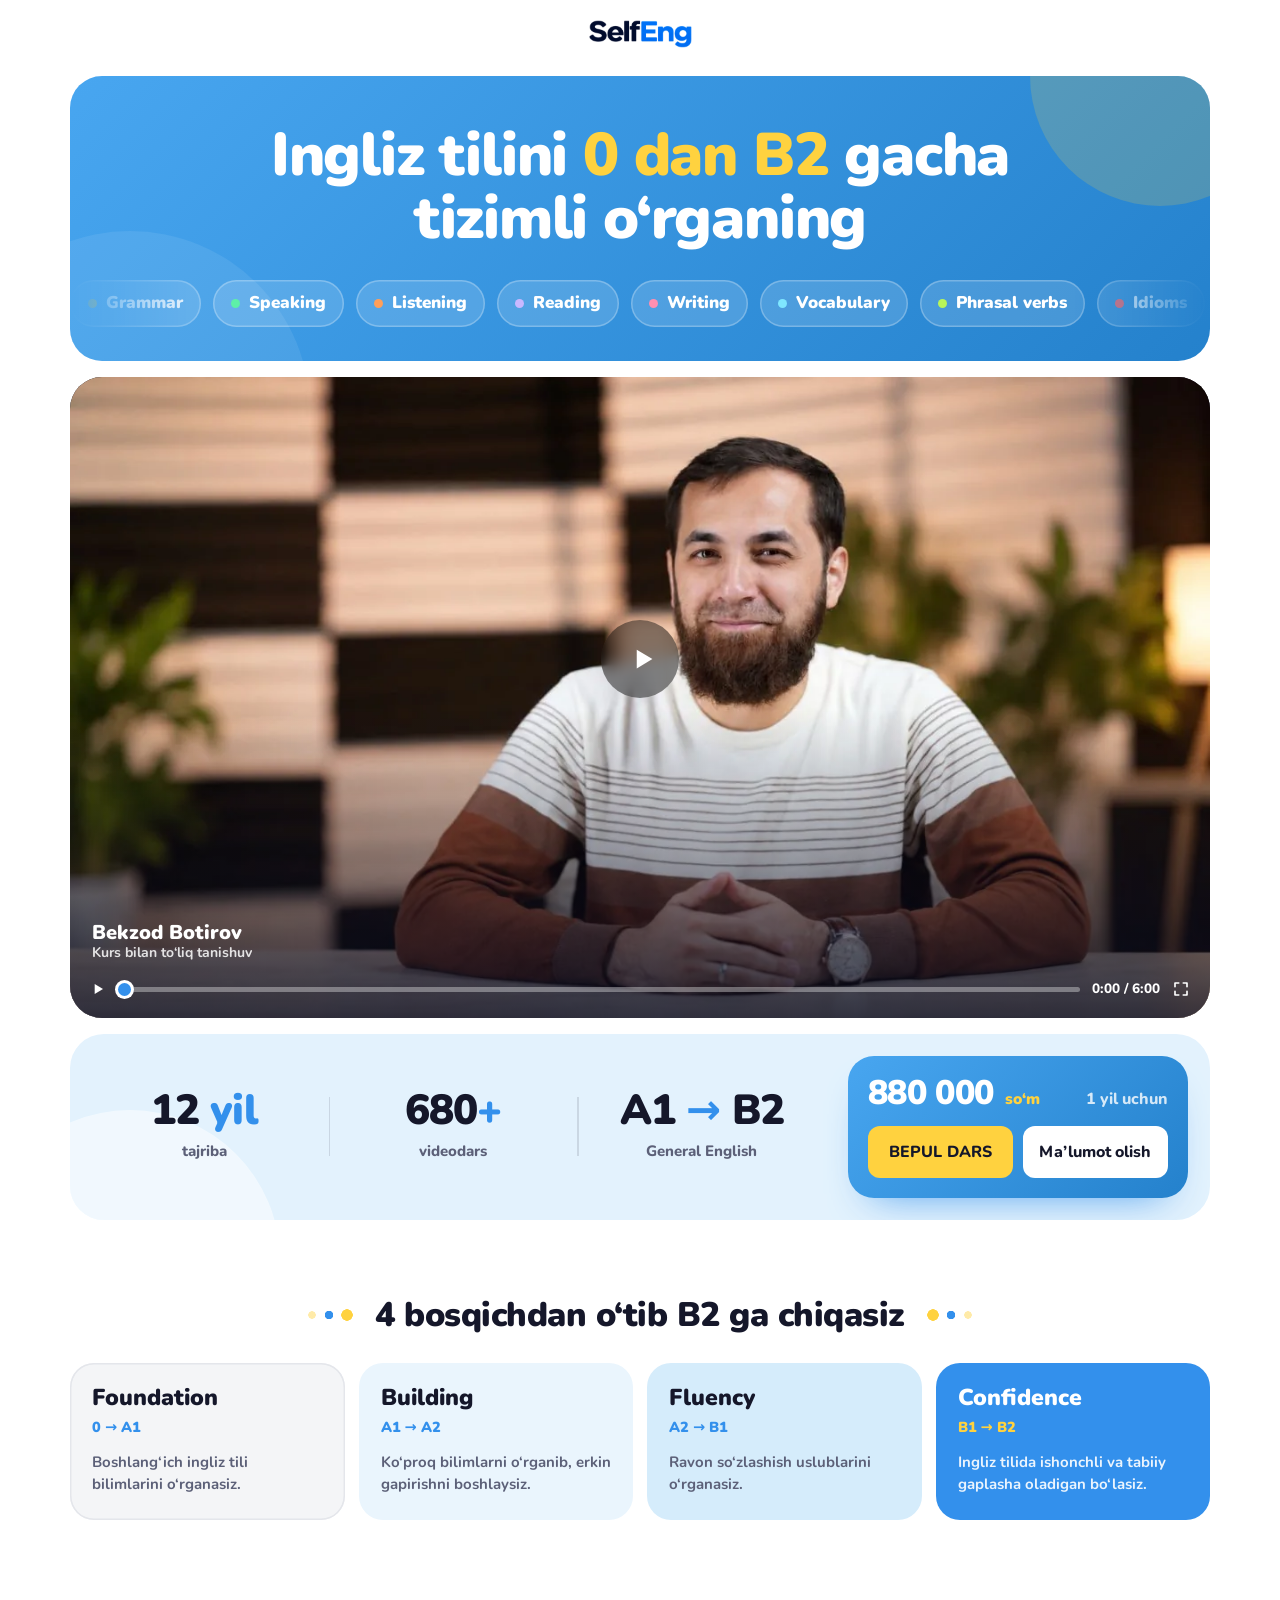
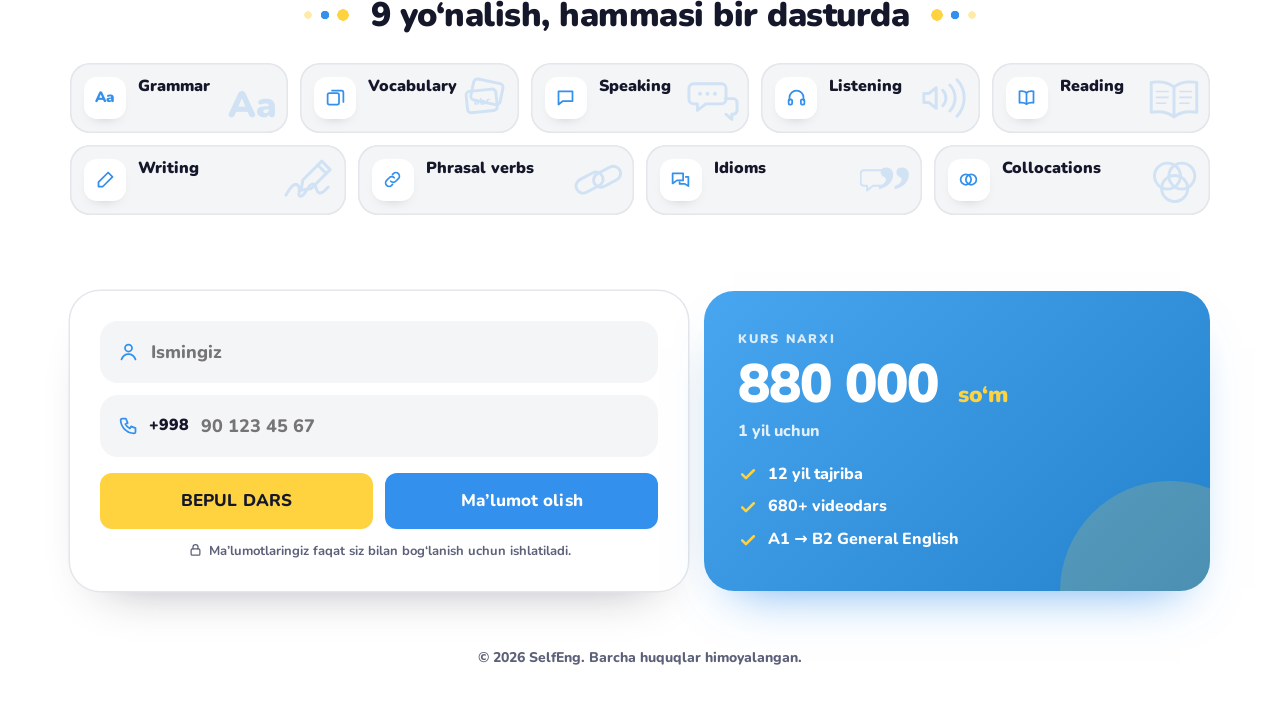
<file: index.html>
<!doctype html><html lang="uz"><head><meta charset=utf8><meta name=viewport content="width=device-width,initial-scale=1,viewport-fit=cover"><style>:root{color-scheme:light;box-sizing:border-box;padding-top:env(safe-area-inset-top,0px);padding-bottom:env(safe-area-inset-bottom,0px)}html{scroll-padding-top:env(safe-area-inset-top,0px)}body{margin:0;padding:0;font:14px -apple-system,BlinkMacSystemFont,sans-serif;background:#faf9f5;color:#141413}img{max-width:100%}[hidden]:not([hidden=until-found i]){display:none!important}</style>
<title>SelfEng Videokurs</title>
<meta name="description" content="SelfEng videokursi: ingliz tilini 0 dan B2 gacha tizimli o'rganing. Grammar, Speaking, Listening, Reading, Writing va Vocabulary darslari.">
<link rel="preload" href="assets/fonts/nunito-latin-wght-normal.woff2" as="font" type="font/woff2" crossorigin>
<link rel="preload" href="assets/photos/intro-poster.webp" as="image" fetchpriority="high" imagesrcset="assets/photos/intro-poster-720.webp 720w, assets/photos/intro-poster.webp 1280w" imagesizes="(min-width: 1100px) 1040px, calc(100vw - 32px)">
<style>@font-face{font-family:'Nunito';font-style:normal;font-display:swap;font-weight:600 900;src:url(assets/fonts/nunito-latin-wght-normal.woff2) format('woff2');unicode-range:U+0000-00FF,U+0131,U+0152-0153,U+02BB-02BC,U+02C6,U+02DA,U+02DC,U+0304,U+0308,U+0329,U+2000-206F,U+20AC,U+2122,U+2191,U+2193,U+2212,U+2215,U+FEFF,U+FFFD}@font-face{font-family:'Nunito';font-style:normal;font-display:swap;font-weight:600 900;src:url(assets/fonts/nunito-latin-ext-wght-normal.woff2) format('woff2');unicode-range:U+0100-02BA,U+02BD-02C5,U+02C7-02CC,U+02CE-02D7,U+02DD-02FF,U+0304,U+0308,U+0329,U+1D00-1DBF,U+1E00-1E9F,U+1EF2-1EFF,U+2020,U+20A0-20AB,U+20AD-20C0,U+2113,U+2C60-2C7F,U+A720-A7FF}</style>
<!-- Meta Pixel Code -->
<script>
// the Buzzi Stats page preview (this page framed by stats.buzzi.uz) must not reach the live pixel
if (!(window.top !== window && document.referrer.indexOf('https://stats.buzzi.uz/') === 0)) {
!function(f,b,e,v,n,t,s)
{if(f.fbq)return;n=f.fbq=function(){n.callMethod?
n.callMethod.apply(n,arguments):n.queue.push(arguments)};
if(!f._fbq)f._fbq=n;n.push=n;n.loaded=!0;n.version='2.0';
n.queue=[];t=b.createElement(e);t.async=!0;
t.src=v;s=b.getElementsByTagName(e)[0];
var go=function(){s.parentNode.insertBefore(t,s)};
if(b.readyState==='complete')go();else f.addEventListener('load',go,{once:true})}(window, document,'script',
'https://connect.facebook.net/en_US/fbevents.js');
fbq('init', '2148920235703445');
fbq('track', 'PageView');
}
</script>
<!-- End Meta Pixel Code -->
<link rel="icon" href="/favicon.ico?v=3" sizes="48x48">
<link rel="icon" type="image/png" href="assets/favicon.png?v=3">
<link rel="apple-touch-icon" href="/apple-touch-icon.png?v=3">
<!-- Buzzi Stats (stats.buzzi.uz): visits, button clicks, and each form opened / really sent. It runs first: the
     first Umami script takes window.umami, and Buzzi's heatmap recorder signs its requests with it. -->
<script defer src="https://stats.buzzi.uz/script.js" data-website-id="f637f8fc-a924-4680-beab-b2c9469ee281" data-performance="true" data-exclude-hash="true"></script>
<script defer src="https://stats.buzzi.uz/clicks.js"></script>
<script defer src="https://stats.selfeng.uz/script.js" data-website-id="c46d55e9-c1db-43ea-9974-f6662c529f4a"></script>
</head><body>
<noscript><img height="1" width="1" style="display:none"
src="https://www.facebook.com/tr?id=2148920235703445&amp;ev=PageView&amp;noscript=1"
alt=""
/></noscript>
<style>
:root{color-scheme:light}
*{box-sizing:border-box}
[hidden]{display:none!important}
html{scroll-behavior:smooth}
body{margin:0;background:#FFFFFF;color:#15172A;font-family:"Nunito",system-ui,-apple-system,"Segoe UI",sans-serif;font-size:16px;line-height:1.55;-webkit-font-smoothing:antialiased;overflow-x:hidden}
img{max-width:100%;display:block}
h1,h2,h3,p{margin:0}
h1,h2,h3{text-wrap:balance}
a{color:inherit}
button{font:inherit}
input{font:inherit}
.w{max-width:1180px;margin-inline:auto;padding-inline:20px}
:focus-visible{outline:3px solid #3390EC;outline-offset:3px}
.v3{padding-bottom:40px}
/* =====================================================================
   3 · BENTO — pastel tiles, rounded, playful app feel
   ===================================================================== */
.v3{--ink:#15172A;--muted:#5C6078;--sky:#E3F2FD;--mint:#D3F3E2;--lemon:#FFF0B0;--lilac:#ECE4FF;--peach:#FFE2D3;--blue:#3390EC;--blue-d:#2481CC;
  font-family:"Nunito",system-ui,sans-serif;color:var(--ink);background:#FFFFFF}
.v3 .top{display:flex;justify-content:space-between;align-items:center;padding-block:20px}
.v3 .top img{height:28px;width:103px}
.v3 .b{display:inline-flex;align-items:center;justify-content:center;gap:8px;min-height:58px;padding:0 26px;border:0;border-radius:18px;background:var(--blue);color:#FFFFFF;font:900 17px "Nunito",sans-serif;box-shadow:0 5px 0 var(--blue-d);cursor:pointer;text-decoration:none;transition:transform .12s ease,box-shadow .12s ease}
.v3 .b:hover{transform:translateY(2px);box-shadow:0 3px 0 var(--blue-d)}
.v3 .b.alt{background:#FFFFFF;color:var(--ink);box-shadow:0 5px 0 #D0D5DD}
.v3 .b.alt:hover{box-shadow:0 3px 0 #D0D5DD}
.v3 .b.sm{min-height:46px;padding:0 18px;font-size:15px;border-radius:14px}
.v3 .bento{display:grid;grid-template-columns:repeat(4,1fr);gap:16px;padding-top:8px}
.v3 .t{border-radius:32px;padding:26px;position:relative;overflow:hidden}
.v3 .t-main{grid-column:span 3;grid-row:span 2;background:var(--sky);padding:48px 44px}
.v3 h1{font-weight:900;font-size:clamp(34px,4.7vw,62px);line-height:1.05;letter-spacing:-.02em}
.v3 h1 span{color:var(--blue)}
.v3 .chips{display:flex;flex-wrap:wrap;gap:10px;margin-top:22px}
.v3 .chip{background:#FFFFFF;border-radius:999px;padding:9px 16px;font-weight:800;font-size:16px}
.v3 .chip:last-child{background:var(--ink);color:#FFFFFF}
.v3 .lead{margin-top:18px;font-size:19px;font-weight:700;color:var(--muted);max-width:30em}
.v3 .btns{display:flex;flex-wrap:wrap;gap:14px;margin-top:30px}
.v3 .t-photo{grid-row:span 2;padding:0;min-height:420px}
.v3 .t-photo img{position:absolute;inset:0;width:100%;height:100%;object-fit:cover}
.v3 .t-photo .name{position:absolute;left:14px;right:14px;bottom:14px;background:#FFFFFF;border-radius:20px;padding:12px 16px;font-weight:900;font-size:17px;line-height:1.2}
.v3 .t-photo .name small{display:block;font-weight:700;font-size:13.5px;color:var(--muted)}
.v3 .t-stat{display:flex;flex-direction:column;justify-content:space-between;gap:24px;min-height:170px}
.v3 .t-stat b{font-weight:900;font-size:clamp(38px,4vw,54px);line-height:1;letter-spacing:-.02em}
.v3 .t-stat span{font-weight:800;font-size:16px;color:var(--muted)}
.v3 .lemon{background:var(--lemon)}.v3 .mint{background:var(--mint)}.v3 .lilac{background:var(--lilac)}.v3 .peach{background:var(--peach)}.v3 .sky{background:var(--sky)}
.v3 .sec{padding-top:96px}
.v3 .sec-h{text-align:center;margin:0 auto 40px;max-width:40em}
.v3 .kick{display:inline-block;padding:7px 14px;border-radius:999px;background:var(--lemon);font-weight:900;font-size:14px}
.v3 h2{margin-top:14px;font-weight:900;font-size:clamp(30px,4vw,50px);line-height:1.08;letter-spacing:-.02em}
.v3 .sec-h p{margin-top:12px;font-size:18px;font-weight:700;color:var(--muted)}
.v3 .map{position:relative;display:grid;grid-template-columns:repeat(4,1fr);gap:18px}
.v3 .map::before{content:"";position:absolute;left:12.5%;right:12.5%;top:52px;border-top:4px dashed #CFE3F5;z-index:0}
.v3 .lvl{position:relative;z-index:1;display:flex;flex-direction:column;align-items:center;text-align:center;gap:10px}
.v3 .node{width:104px;height:104px;border-radius:50%;display:grid;place-content:center;font-weight:900;font-size:40px;border:6px solid #FFFFFF;box-shadow:0 12px 26px -12px rgba(21,23,42,.35)}
.v3 .lvl:nth-child(1) .node{background:var(--lemon)}
.v3 .lvl:nth-child(2) .node{background:var(--mint)}
.v3 .lvl:nth-child(3) .node{background:var(--lilac)}
.v3 .lvl:nth-child(4) .node{background:var(--blue);color:#FFFFFF}
.v3 .lvl .rng{font-weight:900;font-size:13.5px;padding:5px 12px;border-radius:999px;background:#F1F1F4}
.v3 .lvl h3{font-weight:900;font-size:24px}
.v3 .lvl p{font-weight:700;font-size:16px;color:var(--muted);max-width:15em}
.v3 .skills{display:grid;grid-template-columns:repeat(3,1fr);gap:16px}
.v3 .sk{border-radius:28px;padding:24px;display:flex;flex-direction:column;gap:10px;transition:transform .2s ease}
.v3 .sk:hover{transform:translateY(-4px) rotate(-.6deg)}
.v3 .sk .ic{width:52px;height:52px;border-radius:16px;background:#FFFFFF;display:grid;place-items:center}
.v3 .sk .ic svg{width:26px;height:26px;fill:none;stroke:var(--ink);stroke-width:2;stroke-linecap:round;stroke-linejoin:round}
.v3 .sk .ic b{font-weight:900;font-size:18px}
.v3 .sk h3{font-weight:900;font-size:22px;line-height:1.1}
.v3 .sk h3 small{display:block;font-weight:800;font-size:14px;color:var(--muted);margin-top:2px}
.v3 .sk .ex{align-self:flex-start;background:#FFFFFF;border-radius:16px 16px 16px 4px;padding:10px 14px;font-weight:800;font-size:16px}
.v3 .sk .ex small{display:block;font-weight:700;font-size:13px;color:var(--muted)}
.v3 .chat-wrap{display:grid;grid-template-columns:.8fr 1.2fr;gap:16px}
.v3 .chat-photo{border-radius:32px;overflow:hidden;min-height:380px;position:relative}
.v3 .chat-photo img{position:absolute;inset:0;width:100%;height:100%;object-fit:cover}
.v3 .chat{background:var(--sky);border-radius:32px;padding:22px;display:flex;flex-direction:column;gap:12px}
.v3 .chat-head{display:flex;align-items:center;gap:12px;background:#FFFFFF;border-radius:20px;padding:10px 14px}
.v3 .chat-head img{width:44px;height:44px;border-radius:50%;object-fit:cover}
.v3 .chat-head b{font-weight:900;font-size:17px;line-height:1.1}
.v3 .chat-head small{display:block;font-weight:700;font-size:13px;color:var(--muted)}
.v3 .msg{align-self:flex-start;max-width:88%;background:#FFFFFF;border-radius:22px 22px 22px 6px;padding:12px 16px;font-weight:700;font-size:17px;line-height:1.45;box-shadow:0 6px 14px -12px rgba(21,23,42,.5)}
.v3 .msg.me{align-self:flex-end;background:var(--blue);color:#FFFFFF;border-radius:22px 22px 6px 22px}
.v3 .cta{margin-top:96px;background:var(--blue);color:#FFFFFF;border-radius:40px;padding:56px 44px;display:grid;grid-template-columns:1fr 1fr;gap:40px;align-items:center}
.v3 .cta h2{margin-top:0;color:#FFFFFF}
.v3 .cta p{margin-top:12px;font-size:18px;font-weight:700;opacity:.9}
.v3 .form{display:flex;flex-direction:column;gap:12px}
.v3 .fld{display:flex;align-items:center;background:#FFFFFF;border-radius:18px;min-height:62px;padding-inline:18px}
.v3 .fld span{font-weight:900;color:var(--ink);margin-right:8px}
.v3 .fld input{flex:1;min-width:0;border:0;outline:none;height:60px;font:800 18px "Nunito",sans-serif;color:var(--ink);background:transparent}
.v3 .form .row{display:grid;grid-template-columns:1.2fr 1fr;gap:12px;margin-top:4px}
.v3 .cta .form .b{background:#FFD23F;color:var(--ink);box-shadow:0 5px 0 #D9A900}
.v3 .cta .form .b.alt{background:#FFFFFF;box-shadow:0 5px 0 #2481CC}
.v3 .foot{margin-top:56px;display:flex;justify-content:center;text-align:center;gap:16px;flex-wrap:wrap;font-weight:800;color:var(--muted);font-size:14px}
@media (max-width:900px){
  .v3 .bento{grid-template-columns:1fr 1fr}
  .v3 .t-main{grid-column:1/-1;grid-row:auto;padding:36px 26px}
  .v3 .t-photo{grid-column:1/-1;grid-row:auto;min-height:0;aspect-ratio:4/3}
  .v3 .map{grid-template-columns:1fr 1fr;row-gap:36px}
  .v3 .map::before{display:none}
  .v3 .skills{grid-template-columns:1fr 1fr}
  .v3 .chat-wrap{grid-template-columns:1fr}
  .v3 .chat-photo{min-height:0;aspect-ratio:4/3}
  .v3 .cta{grid-template-columns:1fr;padding:40px 22px;border-radius:32px}
}
@media (max-width:560px){
  .v3 .t-stat{min-height:130px;padding:20px}
  .v3 .t-stat b{font-size:32px}
  .v3 .skills{grid-template-columns:1fr}
  .v3 .btns .b{flex:1 1 100%}
  .v3 .form .row{grid-template-columns:1fr}
}


/* ---------- full-site additions ---------- */
.v3 .t-main{display:flex;flex-direction:column;align-items:center;justify-content:center;text-align:center}
.v3 .t-main h1{max-width:14em}
.v3 h1 span{white-space:nowrap}
.v3 .cta{grid-template-columns:minmax(0,1fr) minmax(0,1fr)}
@media (max-width:900px){.v3 .cta{grid-template-columns:minmax(0,1fr)}}
.v3 .t-main .chips,.v3 .t-main .btns{justify-content:center}
.v3 .t-main .lead{margin-inline:auto}
.v3 .mq{align-self:stretch;margin-top:28px;overflow:hidden;-webkit-mask-image:linear-gradient(90deg,transparent,#000 12%,#000 88%,transparent);mask-image:linear-gradient(90deg,transparent,#000 12%,#000 88%,transparent)}
.v3 .mq-track{display:flex;width:max-content;animation:mq 30s linear infinite}
.v3 .mq:hover .mq-track{animation-play-state:paused}
.v3 .mq-set{display:flex;gap:12px;padding-right:12px}
.v3 .mq-i{display:inline-flex;align-items:center;gap:9px;padding:10px 18px;border-radius:999px;background:#FFFFFF;font-weight:900;font-size:17px;white-space:nowrap;box-shadow:0 6px 16px -12px rgba(21,23,42,.45)}
.v3 .mq-i i{width:9px;height:9px;border-radius:50%;flex:none}
@media (max-width:560px){
  .v3 .mq{margin-top:20px}
  .v3 .mq-set{gap:8px;padding-right:8px}
  .v3 .mq-i{gap:6px;padding:7px 13px;font-size:12px;box-shadow:0 4px 11px -8px rgba(21,23,42,.45)}
  .v3 .mq-i i{width:6px;height:6px}
}
@keyframes mq{from{transform:translateX(0)}to{transform:translateX(-50%)}}
.v3 .bento{grid-auto-flow:row dense}
.v3 .hero-btns-m{display:flex;justify-content:center;grid-column:1/-1;margin-top:0;padding-block:10px 6px}
.v3 .hero-btns-m .b{min-width:250px}
.v3 .stats-panel{grid-column:1/-1;position:relative;overflow:hidden;display:grid;grid-template-columns:repeat(4,minmax(0,1fr));border-radius:34px;background:var(--sky);color:var(--ink)}
.v3 .stats-panel::before{content:"";position:absolute;width:320px;height:320px;border-radius:50%;left:-90px;bottom:-200px;background:rgba(255,255,255,.45)}
.v3 .stats-panel::after{content:"";position:absolute;width:240px;height:240px;border-radius:50%;right:-60px;top:-120px;background:rgba(255,255,255,.5)}
.v3 .sp-cell{position:relative;z-index:1;padding:34px 14px;display:flex;flex-direction:column;align-items:center;text-align:center;gap:8px}
.v3 .sp-cell+.sp-cell::before{content:"";position:absolute;left:0;top:26%;bottom:26%;width:1.5px;background:rgba(21,23,42,.12)}
.v3 .sp-num{font-weight:900;font-size:clamp(30px,3vw,46px);white-space:nowrap;letter-spacing:-.02em;line-height:1}
.v3 .sp-num em{font-style:normal;color:var(--blue)}
.v3 .sp-num em.cur{font-size:.52em;letter-spacing:0}
.v3 .sp-lab{font-weight:800;font-size:15.5px;color:var(--muted)}
@media (max-width:900px){
  .v3 .stats-panel{grid-template-columns:repeat(2,minmax(0,1fr));border-radius:30px}
  .v3 .sp-cell{padding:26px 8px;gap:6px}
  .v3 .sp-cell:nth-child(3)::before{display:none}
  .v3 .sp-cell:nth-child(n+3)::after{content:"";position:absolute;top:0;left:14%;right:14%;height:1.5px;background:rgba(21,23,42,.12)}
  .v3 .sp-num{font-size:clamp(23px,6.4vw,40px)}
  .v3 .sp-lab{font-size:14px}
}
@media (max-width:900px){
  .v3 .hero-btns-m{grid-column:1/-1;padding-block:6px 10px}
  .v3 .hero-btns-m .b{flex:1 1 100%;min-width:0}
}
.v3 .top{gap:20px;justify-content:center}
.v3 .nav{display:flex;gap:26px}
.v3 .nav a{font-weight:800;font-size:15px;color:var(--muted);text-decoration:none}
.v3 .nav a:hover{color:var(--blue)}
@media (max-width:860px){.v3 .nav{display:none}}
.v3 .bento .t-main{grid-column:1/-1;grid-row:auto}
.v3 .t-video{grid-column:1/-1;grid-row:auto;width:100%;aspect-ratio:16/9;padding:0;border:0;cursor:pointer;text-align:left;color:#FFFFFF;background:#0E1020}
.v3 .t-video img{position:absolute;inset:0;width:100%;height:100%;object-fit:cover;transition:transform .5s ease}
.v3 .t-video:hover img{transform:scale(1.03)}
.v3 .t-video::after{content:"";position:absolute;inset:0;z-index:1;background:linear-gradient(to top,rgba(10,12,30,.8),rgba(10,12,30,0) 48%)}
.v3 .t-video-embed{cursor:default}
.v3 .t-video-embed::after{display:none}
.v3 .t-video-embed iframe{position:absolute;inset:0;width:100%;height:100%;border:0}
.v3 .vname{position:absolute;left:22px;bottom:56px;z-index:2;font-weight:900;font-size:20px;line-height:1.2}
.v3 .vname small{display:block;font-weight:700;font-size:14px;opacity:.85}
.v3 .vbar{position:absolute;left:20px;right:20px;bottom:18px;z-index:2;display:flex;align-items:center;gap:12px;font-weight:800;font-size:13.5px;font-variant-numeric:tabular-nums}
.v3 .vbar svg{flex:none}
.v3 .vbar .track{position:relative;flex:1;height:5px;border-radius:99px;background:rgba(255,255,255,.35)}
.v3 .vbar .track i{position:absolute;left:0;top:50%;width:13px;height:13px;margin-top:-6.5px;border-radius:50%;background:var(--blue);box-shadow:0 0 0 3px #FFFFFF}
.v3 .bento .t-stat{min-height:150px;padding:24px 26px;gap:6px;justify-content:space-between}
.v3 .bento .t-stat b{font-size:clamp(30px,3.4vw,46px)}
.v3 .done .b{background:#FFD23F;color:var(--ink);box-shadow:0 5px 0 #D9A900;margin-top:6px}
.v3 .play{position:absolute;left:50%;top:44%;z-index:2;width:78px;height:78px;margin:-39px 0 0 -39px;border-radius:50%;display:grid;place-items:center;background:var(--blue);box-shadow:0 0 0 10px rgba(255,255,255,.55),0 12px 30px rgba(51,144,236,.55)}
.v3 .play::before{content:"";position:absolute;inset:-10px;border-radius:50%;border:3px solid rgba(255,255,255,.85);animation:ring 2.4s ease-out infinite}
.v3 .play svg{margin-left:5px}
@keyframes ring{0%{transform:scale(.9);opacity:.9}100%{transform:scale(1.4);opacity:0}}
.v3 .fwrap{display:flex;flex-direction:column;gap:6px}
.v3 .fld{transition:box-shadow .15s ease}
.v3 .fld:focus-within{box-shadow:0 0 0 3px #FFD23F}
.v3 .fld.bad{box-shadow:0 0 0 3px #FF6B6B}
.v3 .err{font-weight:800;font-size:13.5px;color:#D63B3B;padding-left:6px}
.v3 .cta .err{color:#FFE3E3}
.v3 .err:empty,.v3 .form-err:empty{display:none}
.v3 .form-err{font-weight:800;font-size:14px;color:#D63B3B;text-align:center}
.v3 .cta .form-err{color:#FFE3E3}
.v3 .form-foot{font-weight:700;font-size:13px;opacity:.8;text-align:center}
.v3 .b[disabled]{opacity:.7;cursor:progress}
.v3 .done{display:flex;flex-direction:column;align-items:center;text-align:center;gap:10px;padding:10px 0}
.v3 .done .ok{width:68px;height:68px;border-radius:50%;display:grid;place-items:center;background:var(--mint)}
.v3 .done h3{font-weight:900;font-size:24px}
.v3 .done p{font-weight:700;opacity:.85;max-width:24em}
.v3 .done .demo{font-weight:700;font-size:12.5px;opacity:.75;border:1.5px dashed currentColor;border-radius:10px;padding:5px 10px}
.v3 .cta .done .ok{background:#FFFFFF}
.v3 .modal{position:fixed;inset:0;z-index:100;display:grid;place-items:center;padding:16px;background:rgba(21,23,42,.45);backdrop-filter:blur(6px);-webkit-backdrop-filter:blur(6px)}
.v3 .dialog{position:relative;width:min(540px,100%);max-height:calc(100dvh - 32px);overflow:auto;background:#FFFFFF;border-radius:34px;padding:44px 32px 30px;box-shadow:0 40px 90px -30px rgba(21,23,42,.5);animation:pop .25s ease-out}
@keyframes pop{from{transform:translateY(14px) scale(.97);opacity:.4}to{transform:none;opacity:1}}
.v3 .dialog .kick{display:table;margin:0 auto}
.v3 .dialog h2{margin-top:14px;text-align:center;font-size:clamp(24px,3.4vw,32px)}
.v3 .dialog .sub{margin:10px auto 24px;text-align:center;font-weight:700;color:var(--muted);max-width:28em}
.v3 .dialog .fld{background:#F1F1F4}
.v3 .dialog .row{display:grid;grid-template-columns:1.2fr 1fr;gap:12px;margin-top:4px}
.v3 .dialog .b.alt{box-shadow:0 5px 0 #D0D5DD}
.v3 .x{position:absolute;top:14px;right:14px;width:44px;height:44px;border:0;border-radius:14px;background:#F1F1F4;color:var(--ink);cursor:pointer;display:grid;place-items:center}
.v3 .x:hover{background:var(--sky)}
.v3 .cta.solo{grid-template-columns:minmax(0,1fr)}
.v3 .cta.solo #inlineForm{width:100%;max-width:560px;margin-inline:auto}
.v3 .mbar{display:none}
@media (max-width:560px){
  .v3 .dialog{padding:40px 18px 24px;border-radius:28px}
  .v3 .dialog .row{grid-template-columns:1fr}
  .v3 .vname{left:14px;bottom:44px;font-size:15px}
  .v3 .vname small{font-size:12px}
  .v3 .vbar{left:14px;right:14px;bottom:12px;font-size:11.5px;gap:8px}
  .v3 .t-video .play{width:60px;height:60px;margin:-30px 0 0 -30px;top:42%}
  .v3 .foot{padding-bottom:84px}
  .v3 .mbar{display:block;position:fixed;left:0;right:0;bottom:0;z-index:60;padding:12px 16px calc(12px + env(safe-area-inset-bottom,0px));background:rgba(255,255,255,.94);backdrop-filter:blur(12px);-webkit-backdrop-filter:blur(12px);border-top:1px solid #E4E6EB;transform:translateY(115%);transition:transform .3s ease}
  .v3 .mbar.show{transform:none}
  .v3 .mbar .b{width:100%}
}
@media (max-width:900px){
  .v3 .t-video{grid-column:1/-1;grid-row:auto}
  .v3 .bento .t-stat{min-height:120px}
}

/* ---------- variant 5: carousel stages, grouped skills, band form ---------- */
.v3{--soft:#F4F5F7;--line:#E4E6EB;--pad:20px}
.v3 .t-sky{color:#3390EC}.v3 .t-mint{color:#12A26B}.v3 .t-lemon{color:#B07C00}.v3 .t-lilac{color:#6B4EF0}.v3 .t-peach{color:#E0602B}
.v3 .car{display:grid;grid-template-columns:repeat(4,minmax(0,1fr));gap:16px}
.v3 .cc{position:relative;overflow:hidden;border-radius:30px;padding:26px 24px 24px;display:flex;flex-direction:column;gap:10px}
.v3 .cc .step{font-weight:900;font-size:12.5px;letter-spacing:.12em;text-transform:uppercase;opacity:.65}
.v3 .cc h3{font-weight:900;font-size:clamp(24px,2.5vw,30px);line-height:1.1}
.v3 .cc .rng{font-weight:900;font-size:16px;color:var(--blue)}
.v3 .cc p{position:relative;z-index:1;margin-top:6px;font-weight:700;font-size:15.5px;color:var(--muted)}
.v3 .cc .big{position:absolute;right:-2px;bottom:-30px;font-weight:900;font-size:128px;line-height:1;opacity:.12;pointer-events:none}
.v3 .cc.last{background:var(--blue);color:#FFFFFF}
.v3 .cc.last .rng{color:#FFD23F}
.v3 .cc.last p{color:rgba(255,255,255,.9)}
.v3 .cc.last .big{opacity:.18}
.v3 .hint{display:none}
.v3 .groups{display:grid;grid-template-columns:repeat(3,minmax(0,1fr));gap:16px;align-items:start}
.v3 .gr{border-radius:30px;padding:22px;background:var(--soft);border:1.5px solid var(--line)}
.v3 .gr h3{display:flex;align-items:center;justify-content:space-between;gap:10px;font-weight:900;font-size:19px;padding-inline:4px}
.v3 .gr h3 span{font-size:13px;padding:4px 10px;border-radius:999px;background:#FFFFFF;color:var(--muted)}
.v3 .gl{list-style:none;margin:14px 0 0;padding:0;display:flex;flex-direction:column;gap:8px}
.v3 .gl li{display:flex;align-items:center;gap:12px;background:#FFFFFF;border-radius:18px;padding:10px 12px}
.v3 .gl .ib{width:44px;height:44px;border-radius:14px;display:grid;place-items:center;flex:none}
.v3 .gl .ib svg{width:22px;height:22px;fill:none;stroke:currentColor;stroke-width:2;stroke-linecap:round;stroke-linejoin:round}
.v3 .gl .ib .aa{font-weight:900;font-size:15px}
.v3 .gl b{display:block;font-weight:900;font-size:16.5px;line-height:1.15}
.v3 .gl small{font-weight:700;font-size:13px;color:var(--muted)}
.v3 .band{border-radius:32px;background:var(--blue);color:#FFFFFF;padding:clamp(20px,3vw,34px)}
.v3 .band .lead-form{display:flex;flex-direction:column;gap:12px}
.v3 .frow{display:grid;grid-template-columns:minmax(0,1.1fr) minmax(0,1.1fr) auto auto;gap:12px}
.v3 .band .b{background:#FFD23F;color:var(--ink);box-shadow:0 5px 0 #D9A900}
.v3 .band .b:hover{box-shadow:0 3px 0 #D9A900}
.v3 .band .b.alt{background:#FFFFFF;color:var(--ink);box-shadow:0 5px 0 #2481CC}
.v3 .band .b.alt:hover{box-shadow:0 3px 0 #2481CC}
.v3 .errs{display:flex;flex-wrap:wrap;gap:4px 16px}
.v3 .band .err,.v3 .band .form-err{color:#FFE3E3}
.v3 .band .form-foot{opacity:.9}
@media (max-width:1040px){
  .v3 .frow{grid-template-columns:1fr 1fr}
  .v3 .frow .b{width:100%}
}
@media (max-width:940px){
  .v3 .groups{grid-template-columns:minmax(0,1fr)}
}
@media (max-width:800px){
  .v3 .car{display:flex;overflow-x:auto;scroll-snap-type:x mandatory;gap:12px;margin-inline:calc(-1 * var(--pad));padding:0 var(--pad) 6px;scroll-padding-inline:var(--pad);scrollbar-width:none}
  .v3 .car::-webkit-scrollbar{display:none}
  .v3 .cc{flex:0 0 80%;scroll-snap-align:start;border-radius:26px}
  .v3 .hint{display:flex;align-items:center;justify-content:center;gap:6px;margin-top:14px}
  .v3 .hint i{width:8px;height:8px;border-radius:99px;background:#D5DBEA;transition:width .2s ease,background .2s ease}
  .v3 .hint i.on{width:22px;background:var(--blue)}
  .v3 .hint span{margin-left:8px;font-weight:800;font-size:13px;color:var(--muted)}
}
@media (max-width:560px){
  .v3 .frow{grid-template-columns:1fr}
  .v3 .gr{padding:16px;border-radius:26px}
  .v3 .band{border-radius:28px}
}

/* ---------- skills: colour-coded 3x3 grid ---------- */
.v3 .legend{display:flex;justify-content:center;flex-wrap:wrap;gap:10px 22px;margin-bottom:22px}
.v3 .lg{display:inline-flex;align-items:center;gap:8px;font-weight:900;font-size:15px}
.v3 .lg i{width:14px;height:14px;border-radius:5px}
.v3 .lg small{font-weight:800;font-size:13px;color:var(--muted)}
.v3 .grid4{display:grid;grid-template-columns:repeat(3,minmax(0,1fr));gap:14px}
.v3 .tile{position:relative;display:flex;flex-direction:column;gap:10px;min-height:156px;padding:20px;border-radius:26px;transition:transform .2s ease}
.v3 .tile:hover{transform:translateY(-3px)}
.v3 .tile{overflow:hidden}
.v3 .tile .ib,.v3 .tile b{position:relative;z-index:1}
.v3 .tile .gt{z-index:1}
.v3 .tile .deco{position:absolute;right:-14px;bottom:-16px;width:156px;height:136px;opacity:.17;pointer-events:none;fill:none;stroke:currentColor;stroke-width:8;stroke-linecap:round;stroke-linejoin:round;transition:transform .35s ease,opacity .35s ease}
.v3 .tile .deco text{fill:currentColor;stroke:none}
.v3 .tile:hover .deco{transform:translate(-6px,-6px) rotate(-5deg);opacity:.24}

.v3 .tile .ib{width:50px;height:50px;border-radius:16px;background:#FFFFFF;display:grid;place-items:center;flex:none}
.v3 .tile .ib svg{width:24px;height:24px;fill:none;stroke:currentColor;stroke-width:2;stroke-linecap:round;stroke-linejoin:round}
.v3 .tile .ib .aa{margin:0;font-weight:900;font-size:16px;line-height:1;color:inherit}
.v3 .tile b{margin-top:auto;margin-bottom:auto;display:flex;align-items:center;justify-content:flex-start;flex:1;font-weight:900;font-size:19px;line-height:1.15}
.v3 .tile .gt{position:absolute;top:16px;right:16px;font-weight:800;font-size:11.5px;padding:4px 9px;border-radius:999px;background:rgba(255,255,255,.75)}
@media (max-width:700px){
  .v3 .tile .gt{display:none}
}
@media (max-width:560px){
  .v3 .legend{gap:8px 14px}
  .v3 .lg{font-size:13.5px}
  .v3 .grid4{gap:8px}
  .v3 .tile{min-height:118px;padding:14px 6px;align-items:center;justify-content:center;text-align:center;gap:6px;border-radius:18px}
  .v3 .tile .ib{width:40px;height:40px;border-radius:12px}
  .v3 .tile .ib svg{width:21px;height:21px}
  .v3 .tile b{margin-top:auto;margin-bottom:auto;justify-content:center;text-align:center;font-size:13.5px}
  .v3 .tile .deco{width:88px;height:77px;right:-12px;bottom:-12px;opacity:.11}
}

/* ---------- stats band (variant 4) ---------- */
.v3 .band4{grid-column:1/-1;position:relative;overflow:hidden;display:grid;grid-template-columns:minmax(0,1fr) auto;gap:22px;align-items:center;padding:22px 22px 22px 10px;border-radius:34px;background:var(--sky);color:var(--ink)}
.v3 .band4::before{content:"";position:absolute;width:300px;height:300px;border-radius:50%;left:-90px;bottom:-190px;background:rgba(255,255,255,.5)}
.v3 .b4-stats{position:relative;z-index:1;display:grid;grid-template-columns:repeat(3,minmax(0,1fr))}
.v3 .b4-cell{position:relative;display:flex;flex-direction:column;align-items:center;justify-content:center;text-align:center;gap:8px;padding:16px 8px}
.v3 .b4-cell+.b4-cell::before{content:"";position:absolute;left:0;top:22%;bottom:22%;width:1.5px;background:rgba(21,23,42,.12)}
.v3 .b4-num{font-weight:900;letter-spacing:-.02em;line-height:1;white-space:nowrap;font-size:clamp(28px,3.3vw,42px)}
.v3 .b4-num em{font-style:normal;color:var(--blue)}
.v3 .b4-lab{font-weight:800;font-size:15px;color:var(--muted)}
.v3 .b4-buy{position:relative;z-index:1;width:340px;display:flex;flex-direction:column;gap:14px;padding:20px;border-radius:26px;background:#FFFFFF;color:var(--ink);box-shadow:0 12px 30px -22px rgba(21,23,42,.4)}
.v3 .b4-top{display:flex;align-items:baseline;justify-content:space-between;gap:10px;flex-wrap:wrap}
.v3 .b4-price{font-weight:900;font-size:34px;letter-spacing:-.02em;line-height:1;white-space:nowrap}
.v3 .b4-price em{font-style:normal;color:var(--blue);font-size:.46em;letter-spacing:0;margin-left:2px}
.v3 .b4-per{font-weight:800;color:var(--muted)}
.v3 .b4-btns{display:grid;grid-template-columns:1fr 1fr;gap:10px}
.v3 .b4-btns .b{width:100%;min-height:52px;padding:0 10px;font-size:16px}
@media (max-width:1040px){
  .v3 .band4{grid-template-columns:minmax(0,1fr);padding:18px}
  .v3 .b4-buy{width:auto}
}
@media (max-width:560px){
  .v3 .band4{border-radius:28px;padding:14px}
  .v3 .b4-cell{padding:14px 2px;gap:6px}
  .v3 .b4-num{font-size:24px}
  .v3 .b4-lab{font-size:12px}
  .v3 .b4-buy{padding:16px;border-radius:22px}
  .v3 .b4-btns{grid-template-columns:1fr}
}

/* ---------- hero tile: blue (variant 2) ---------- */
.v3 .bento .t-main{background:linear-gradient(135deg,#48A6F0,#2481CC);color:#FFFFFF;padding-bottom:34px}
.v3 .bento .t-main::before{content:"";position:absolute;width:360px;height:360px;border-radius:50%;left:-120px;bottom:-230px;background:rgba(255,255,255,.08);pointer-events:none}
.v3 .bento .t-main::after{content:"";position:absolute;width:260px;height:260px;border-radius:50%;right:-80px;top:-130px;background:rgba(255,210,63,.16);pointer-events:none}
.v3 .bento .t-main>*{position:relative;z-index:1}
.v3 .bento .t-main h1{color:#FFFFFF}
.v3 .bento .t-main h1 span{color:#FFD23F}
.v3 .bento .t-main .lead{color:rgba(255,255,255,.86)}
.v3 .bento .t-main .mq{margin-inline:-44px;margin-top:30px}
.v3 .bento .t-main .mq-i{background:rgba(255,255,255,.14);color:#FFFFFF;box-shadow:inset 0 0 0 1.5px rgba(255,255,255,.25)}
.v3 .bento .t-main .mq-i:nth-child(1) i{background:#FFD23F!important}
.v3 .bento .t-main .mq-i:nth-child(2) i{background:#5EF0A8!important}
.v3 .bento .t-main .mq-i:nth-child(3) i{background:#FF9F5A!important}
.v3 .bento .t-main .mq-i:nth-child(4) i{background:#C9B8FF!important}
.v3 .bento .t-main .mq-i:nth-child(5) i{background:#FF8FB1!important}
.v3 .bento .t-main .mq-i:nth-child(6) i{background:#7FE7FF!important}
.v3 .bento .t-main .mq-i:nth-child(7) i{background:#B8F55A!important}
.v3 .bento .t-main .mq-i:nth-child(8) i{background:#FF6B6B!important}
.v3 .bento .t-main .mq-i:nth-child(9) i{background:#FFFFFF!important}
@media (max-width:900px){.v3 .bento .t-main .mq{margin-inline:-26px}}

/* ---------- price card: blue (band variant 3) ---------- */
.v3 .b4-buy{background:linear-gradient(135deg,#48A6F0,#2481CC);color:#FFFFFF;box-shadow:0 20px 40px -24px rgba(51,144,236,.9)}
.v3 .b4-price em{color:#FFD23F}
.v3 .b4-per{color:rgba(255,255,255,.8)}
.v3 .b4-btns .b{background:#FFD23F;color:var(--ink);box-shadow:0 5px 0 #D9A900}
.v3 .b4-btns .b:hover{box-shadow:0 3px 0 #D9A900}
.v3 .b4-btns .b.alt{background:#FFFFFF;color:var(--ink);box-shadow:0 5px 0 #1F6FB5}
.v3 .b4-btns .b.alt:hover{box-shadow:0 3px 0 #1F6FB5}

/* ---------- skills tiles: compact ---------- */
.v3 .grid4{gap:12px}
.v3 .tile{display:grid;grid-template-columns:auto minmax(0,1fr);grid-template-rows:auto auto;column-gap:14px;row-gap:2px;align-items:center;min-height:0;padding:16px 18px;border-radius:22px}
.v3 .tile .ib{grid-row:1 / 3;width:46px;height:46px;border-radius:14px}
.v3 .tile .ib svg{width:22px;height:22px}
.v3 .tile .ib .aa{font-size:15px}
.v3 .tile > b{grid-column:2;align-self:end;margin-top:0;font-size:17px}
.v3 .tile > small{grid-column:2;align-self:start;margin-top:0;font-size:13px}
.v3 .tile .gt{top:12px;right:12px;font-size:10.5px;padding:3px 8px}
.v3 .tile .deco{width:112px;height:98px;right:-12px;bottom:-18px;opacity:.15}
@media (max-width:980px){.v3 .tile .gt{display:none}}
@media (max-width:560px){
  .v3 .grid4{gap:8px}
  .v3 .tile{display:flex;flex-direction:column;align-items:center;justify-content:center;text-align:center;gap:4px;padding:12px 4px;border-radius:16px}
  .v3 .tile .ib{width:36px;height:36px;border-radius:11px;margin-bottom:2px}
  .v3 .tile .ib svg{width:19px;height:19px}
  .v3 .tile .ib .aa{font-size:13px}
  .v3 .tile > b{align-self:center;font-size:13px}
  .v3 .tile > small{align-self:center;font-size:10.5px}
  .v3 .tile .deco{width:70px;height:61px;right:-10px;bottom:-10px;opacity:.1}
}

/* ---------- form: price + form split (variant 4) ---------- */
.v3 .fsplit{display:grid;grid-template-columns:minmax(0,.85fr) minmax(0,1.15fr);border-radius:32px;overflow:hidden;box-shadow:0 0 0 1.5px #E4E6EB}
.v3 .fs-l{position:relative;overflow:hidden;display:flex;flex-direction:column;justify-content:center;gap:8px;padding:34px;background:linear-gradient(135deg,#48A6F0,#2481CC);color:#FFFFFF}
.v3 .fs-l::after{content:"";position:absolute;width:220px;height:220px;border-radius:50%;right:-70px;bottom:-110px;background:rgba(255,210,63,.16);pointer-events:none}
.v3 .fs-lbl{font-weight:900;font-size:12.5px;letter-spacing:.14em;text-transform:uppercase;opacity:.8}
.v3 .fs-price{font-weight:900;font-size:clamp(38px,4.4vw,54px);letter-spacing:-.02em;line-height:1;white-space:nowrap}
.v3 .fs-price em{font-style:normal;font-size:.42em;color:#FFD23F;margin-left:6px;letter-spacing:0}
.v3 .fs-per{font-weight:800;opacity:.85}
.v3 .fs-ticks{list-style:none;margin:10px 0 0;padding:0;display:flex;flex-direction:column;gap:8px}
.v3 .fs-ticks li{display:flex;align-items:center;gap:10px;font-weight:800}
.v3 .fs-ticks svg{width:20px;height:20px;flex:none;fill:none;stroke:#FFD23F;stroke-width:3;stroke-linecap:round;stroke-linejoin:round}
.v3 .fs-r{display:flex;flex-direction:column;justify-content:center;padding:30px;background:#F4F5F7}
.v3 .fs-r .lead-form{display:flex;flex-direction:column;gap:12px}
.v3 .fs-r .fld{gap:10px}
.v3 .fs-r .fld:not(.bad){box-shadow:0 0 0 1.5px #E4E6EB}
.v3 .fs-r .fld:not(.bad):focus-within{box-shadow:0 0 0 3px #FFD23F}
.v3 .fs-r .fld svg{width:21px;height:21px;flex:none;fill:none;stroke:#3390EC;stroke-width:2;stroke-linecap:round;stroke-linejoin:round}
.v3 .fs-r .fld span{margin-right:0}
.v3 .fs-btns{display:grid;grid-template-columns:1fr 1fr;gap:12px;margin-top:4px}
.v3 .fs-btns .b{width:100%;min-height:56px;padding:0 12px}
.v3 .fs-btns .b.yel{background:#FFD23F;color:var(--ink);box-shadow:0 5px 0 #D9A900}
.v3 .fs-btns .b.yel:hover{box-shadow:0 3px 0 #D9A900}
.v3 .fs-r .form-foot{opacity:1;color:var(--muted)}
.v3 .fs-r .form-foot .lk{display:inline-block;width:15px;height:15px;vertical-align:-2px;margin-right:6px;fill:none;stroke:currentColor;stroke-width:2;stroke-linecap:round;stroke-linejoin:round}
.v3 .fs-r .done{color:var(--ink)}
@media (max-width:800px){
  .v3 .fsplit{grid-template-columns:minmax(0,1fr);border-radius:28px}
  .v3 .fs-l,.v3 .fs-r{padding:22px 18px}
}
@media (max-width:430px){.v3 .fs-btns{grid-template-columns:1fr}}

/* ---------- unified palette: blue · yellow · white · light ---------- */
.v3 .kick{background:#FFD23F;color:var(--ink)}
.v3 .cc.lemon{background:#F4F5F7;box-shadow:inset 0 0 0 1.5px #E4E6EB}
.v3 .cc.mint{background:#EAF5FD}
.v3 .cc.lilac{background:#D5ECFB}
.v3 .grid4 .tile{background:#F4F5F7;box-shadow:inset 0 0 0 1.5px #E4E6EB;transition:transform .2s ease,box-shadow .2s ease}
.v3 .grid4 .tile:hover{box-shadow:inset 0 0 0 1.5px #3390EC}
.v3 .grid4 .tile .t-sky,.v3 .grid4 .tile .t-mint,.v3 .grid4 .tile .t-lilac{color:#3390EC}
.v3 .grid4 .tile .ib{box-shadow:0 6px 14px -10px rgba(21,23,42,.35)}
.v3 .grid4 .tile .gt{background:#FFFFFF;color:#3390EC}

/* ---------- form: two separate cards (variant 4) ---------- */
.v3 .fsplit{gap:16px;overflow:visible;border-radius:0;box-shadow:none;align-items:stretch;grid-template-columns:minmax(0,.9fr) minmax(0,1.1fr)}
.v3 .fs-l{border-radius:30px;box-shadow:0 26px 50px -30px rgba(51,144,236,.8)}
.v3 .fs-r{border-radius:30px;background:#FFFFFF;box-shadow:0 0 0 1.5px #E4E6EB,0 26px 50px -36px rgba(21,23,42,.45)}
.v3 .fs-r .fld:not(.bad){background:#F4F5F7;box-shadow:none}
.v3 .fs-r .fld:not(.bad):focus-within{box-shadow:0 0 0 3px #FFD23F}
@media (max-width:800px){
  .v3 .fsplit{grid-template-columns:minmax(0,1fr);gap:12px}
  .v3 .fs-l,.v3 .fs-r{border-radius:26px}
}

/* ---------- form cards swapped: form left, price right ---------- */
.v3 .fsplit{grid-template-columns:minmax(0,1.1fr) minmax(0,.9fr)}
.v3 .fs-l{order:2}
@media (max-width:800px){
  .v3 .fsplit{grid-template-columns:minmax(0,1fr)}
  .v3 .fs-l{order:0}
}

/* ---------- skills: two rows (5 + 4, centred) on wide screens ---------- */
@media (min-width:1101px){
  .v3 .grid4{grid-template-columns:repeat(20,minmax(0,1fr))}
  .v3 .grid4 .tile{grid-column:span 4;column-gap:12px;padding:14px 14px}
  .v3 .grid4 .tile:nth-child(n+6){grid-column:span 5}
  .v3 .grid4 .tile .ib{width:42px;height:42px;border-radius:13px}
  .v3 .grid4 .tile .ib svg{width:21px;height:21px}
  .v3 .grid4 .tile > b{font-size:16px}
  .v3 .grid4 .tile > small{font-size:12.5px}
  .v3 .grid4 .tile .deco{width:96px;height:84px;right:-14px;bottom:-18px}
}

/* ---------- smaller background drawings ---------- */
.v3 .grid4 .tile .deco{width:52px;height:46px;right:10px;bottom:50%;transform:translateY(50%);opacity:.18;stroke-width:9}
.v3 .grid4 .tile:hover .deco{transform:translateY(50%) rotate(-6deg);opacity:.26}
@media (max-width:560px){.v3 .grid4 .tile .deco{width:44px;height:38px;right:4px;bottom:6px;transform:none;opacity:.12}}

/* ---------- proportions (variant 1) ---------- */
.v3 .sec{padding-top:clamp(56px,6vw,76px)}
.v3 .sec-h{max-width:none;margin:0 auto clamp(20px,2.4vw,28px)}
.v3 .sec-h h2{margin-top:0;font-size:clamp(24px,2.8vw,34px);line-height:1.15;letter-spacing:-.015em;text-wrap:balance}
.v3 .cc{padding:22px 22px 24px;border-radius:24px;gap:6px}
.v3 .cc h3{font-size:clamp(20px,1.9vw,23px)}
.v3 .cc .rng{font-size:14.5px}
.v3 .cc p{margin-top:6px;font-size:15px;line-height:1.5}
.v3 .car{gap:14px}
.v3 .grid4 .tile{border-radius:20px}
@media (max-width:860px){
  .v3 .car{display:grid;grid-template-columns:repeat(2,minmax(0,1fr));overflow:visible;margin-inline:0;padding:0;gap:12px;scroll-snap-type:none}
  .v3 .cc{flex:none}
  .v3 .hint{display:none!important}
}
@media (max-width:560px){
  .v3 .car{gap:10px}
  .v3 .cc{padding:16px 14px 18px;border-radius:20px}
  .v3 .cc h3{font-size:18px}
  .v3 .cc .rng{font-size:13px}
  .v3 .cc p{font-size:13.5px}
}

/* ---------- heading side lines ---------- */
.v3 .sec-h{display:flex;align-items:center;justify-content:center;gap:clamp(12px,2vw,22px)}
.v3 .sec-h h2{flex:0 1 auto;max-width:78%}
.v3 .sec-h::before,.v3 .sec-h::after{content:"";flex:1 1 0;min-width:18px;height:12px}
.v3 .sec-h::before{background:
  radial-gradient(circle at calc(100% - 6px) 50%,#FFD23F 0 5.5px,transparent 6px),
  linear-gradient(90deg,rgba(255,210,63,0),#FFD23F) left center/calc(100% - 16px) 2px no-repeat}
.v3 .sec-h::after{background:
  radial-gradient(circle at 6px 50%,#FFD23F 0 5.5px,transparent 6px),
  linear-gradient(90deg,#FFD23F,rgba(255,210,63,0)) right center/calc(100% - 16px) 2px no-repeat}
@media (max-width:560px){.v3 .sec-h{gap:10px}.v3 .sec-h h2{max-width:74%}}

/* ================= Telegram style: buttons & accents ================= */
.v3 .b{border-radius:12px;box-shadow:none!important;font-weight:800;letter-spacing:.005em;transition:filter .15s ease,transform .1s ease,background .15s ease}
.v3 .b:hover{transform:none;filter:brightness(1.06)}
.v3 .b:active{transform:scale(.98);filter:brightness(.96)}
.v3 .b,.v3 .mbar .b,.v3 .done .b,.v3 .fs-btns .b{background:#3390EC;color:#FFFFFF}
.v3 .b.alt,.v3 .fs-btns .b.yel{background:rgba(51,144,236,.12);color:#2481CC}
.v3 .b4-btns .b{background:#FFFFFF;color:#2481CC}
.v3 .b4-btns .b.alt{background:rgba(255,255,255,.18);color:#FFFFFF}
.v3 .dialog .b.alt{background:rgba(51,144,236,.12);color:#2481CC}
/* accents that were yellow */
.v3 .bento .t-main h1 span{color:#BFE4FF}
.v3 .bento .t-main::after,.v3 .fs-l::after{background:rgba(255,255,255,.1)}
.v3 .b4-price em,.v3 .fs-price em,.v3 .cc.last .rng{color:#BFE4FF}
.v3 .fs-ticks svg{stroke:#BFE4FF}
.v3 .fld:focus-within,.v3 .fs-r .fld:not(.bad):focus-within{box-shadow:0 0 0 3px rgba(51,144,236,.35)}
.v3 .sec-h::before{background:
  radial-gradient(circle at calc(100% - 6px) 50%,#3390EC 0 5px,transparent 5.5px),
  linear-gradient(90deg,rgba(51,144,236,0),#3390EC) left center/calc(100% - 16px) 2px no-repeat}
.v3 .sec-h::after{background:
  radial-gradient(circle at 6px 50%,#3390EC 0 5px,transparent 5.5px),
  linear-gradient(90deg,#3390EC,rgba(51,144,236,0)) right center/calc(100% - 16px) 2px no-repeat}
/* Telegram-like video play button */
.v3 .t-video .play{background:rgba(0,0,0,.45);-webkit-backdrop-filter:blur(8px);backdrop-filter:blur(8px);box-shadow:none}
.v3 .t-video .play::before{display:none}
.v3 .vbar .track i{background:#3390EC}
.v3 .kick{background:rgba(51,144,236,.12);color:#2481CC}

/* ---------- Telegram blue + yellow accents ---------- */
.v3 .bento .t-main h1 span{color:#FFD23F}
.v3 .bento .t-main::after,.v3 .fs-l::after{background:rgba(255,210,63,.18)}
.v3 .b4-price em,.v3 .fs-price em,.v3 .cc.last .rng{color:#FFD23F}
.v3 .fs-ticks svg{stroke:#FFD23F}
.v3 .b4-btns .b{background:#FFD23F;color:#15172A}
.v3 .fs-btns .b.yel{background:#FFD23F;color:#15172A}
.v3 .kick{background:#FFD23F;color:#15172A}
.v3 .sec-h::before{background:
  radial-gradient(circle at calc(100% - 6px) 50%,#FFD23F 0 5.5px,transparent 6px),
  linear-gradient(90deg,rgba(255,210,63,0),#FFD23F) left center/calc(100% - 16px) 2px no-repeat}
.v3 .sec-h::after{background:
  radial-gradient(circle at 6px 50%,#FFD23F 0 5.5px,transparent 6px),
  linear-gradient(90deg,#FFD23F,rgba(255,210,63,0)) right center/calc(100% - 16px) 2px no-repeat}

/* ---------- heading decoration: three dots (variant 4) ---------- */
.v3 .sec-h::before,.v3 .sec-h::after{flex:0 0 46px;min-width:0;height:12px}
.v3 .sec-h::before{background:radial-gradient(circle at 5px 50%,rgba(255,210,63,.45) 0 3.5px,transparent 4px),radial-gradient(circle at 22px 50%,#3390EC 0 4px,transparent 4.5px),radial-gradient(circle at 40px 50%,#FFD23F 0 5.5px,transparent 6px)}
.v3 .sec-h::after{background:radial-gradient(circle at 6px 50%,#FFD23F 0 5.5px,transparent 6px),radial-gradient(circle at 24px 50%,#3390EC 0 4px,transparent 4.5px),radial-gradient(circle at 41px 50%,rgba(255,210,63,.45) 0 3.5px,transparent 4px)}

/* ---------- final CTA colors: info blue · buy yellow ---------- */
.v3 .b4-btns .b,
.v3 .fs-btns .b.yel{background:#FFD23F;color:#15172A}
.v3 .b4-btns .b.alt{background:#FFFFFF;color:#15172A}
.v3 .fs-btns .b{background:#3390EC;color:#FFFFFF}
/* ---------- Bepul dars modal (from bepul-dars-forma mockup) ---------- */
.bd-overlay{--bd-grad:linear-gradient(135deg,#55a8ee 0%,#3a8ddb 55%,#2f7fcf 100%);--bd-soft:#e3f0fc;--bd-yellow:#ffd257;--bd-ink:#0f1b2d;--bd-danger:#ef4444;
  position:fixed;inset:0;z-index:100;display:grid;place-items:center;padding:16px;background:rgba(15,27,45,.45);backdrop-filter:blur(6px);-webkit-backdrop-filter:blur(6px);opacity:0;visibility:hidden;transition:opacity .25s,visibility .25s}
.bd-overlay.open{opacity:1;visibility:visible}
.bd-modal{position:relative;width:100%;max-width:440px;border-radius:30px;padding:10px;background:var(--bd-soft);box-shadow:0 30px 70px rgba(15,27,45,.25);transform:translateY(20px) scale(.97);transition:transform .3s cubic-bezier(.2,.8,.2,1)}
.bd-overlay.open .bd-modal{transform:none}
.bd-card{border-radius:24px;background:var(--bd-grad);padding:30px 24px 24px;color:#fff;overflow:hidden;position:relative}
.bd-close{position:absolute;top:14px;right:14px;z-index:2;width:38px;height:38px;border-radius:12px;border:0;cursor:pointer;display:grid;place-items:center;background:rgba(255,255,255,.18);color:#fff;transition:background .2s,transform .2s}
.bd-close:hover{background:rgba(255,255,255,.3);transform:rotate(90deg)}
.bd-head{text-align:center;margin:8px 0 22px;position:relative;z-index:1}
.bd-head h2{margin:0;font-size:30px;font-weight:900;line-height:1.15;letter-spacing:-.01em;color:#fff}
.bd-head h2 span{color:var(--bd-yellow)}
.bd-field{margin-bottom:12px;position:relative;z-index:1}
.bd-input{position:relative}
.bd-input svg{position:absolute;left:18px;top:50%;transform:translateY(-50%);color:#8aa0bb;pointer-events:none;transition:color .2s}
.bd-input input{width:100%;box-sizing:border-box;height:58px;border-radius:16px;border:2px solid transparent;outline:none;padding:0 18px 0 50px;font-family:inherit;font-size:17px;font-weight:700;color:var(--bd-ink);background:#fff;transition:border-color .2s,box-shadow .2s,background .2s}
.bd-input input::placeholder{color:#9aabc0;font-weight:600}
.bd-input input:focus{border-color:var(--bd-yellow);box-shadow:0 0 0 4px rgba(255,210,87,.35)}
.bd-input:focus-within svg{color:#2f80d1}
.bd-err{display:none;margin:5px 0 0 6px;font-size:12px;font-weight:800;color:#fff}
.bd-err::before{content:"\26A0\00a0";color:#ffd0d0}
.bd-field.error .bd-err{display:block}
.bd-field.error input,.bd-field.error input:focus{border-color:var(--bd-danger);background:#fff1f1;box-shadow:0 0 0 4px rgba(239,68,68,.25)}
.bd-field.error svg{color:var(--bd-danger)!important}
.bd-field.shake{animation:bd-shake .4s ease}
@keyframes bd-shake{20%,60%{transform:translateX(-6px)}40%,80%{transform:translateX(6px)}}
.bd-submit{position:relative;z-index:1;width:100%;height:60px;margin-top:8px;border-radius:16px;border:0;cursor:pointer;display:flex;align-items:center;justify-content:center;gap:10px;font-family:inherit;font-size:18px;font-weight:900;text-transform:uppercase;letter-spacing:.02em;color:var(--bd-ink);background:var(--bd-yellow);box-shadow:0 8px 20px rgba(255,201,58,.45);transition:transform .15s,filter .2s,box-shadow .2s}
.bd-submit:hover{filter:brightness(1.04)}
.bd-submit:active{transform:scale(.98)}
.bd-submit:disabled{opacity:.8;cursor:wait}
.bd-formerr{position:relative;z-index:1;margin:10px 0 0;text-align:center;font-size:13px;font-weight:800;color:#ffe3e3}
.bd-formerr:empty{display:none}
.bd-note{position:relative;z-index:1;text-align:center;margin-top:14px;font-size:13px;font-weight:700;color:rgba(255,255,255,.8)}
.bd-note svg{display:inline;vertical-align:-2px;margin-right:5px}
@media (max-width:420px){.bd-card{padding:28px 18px 20px}.bd-head h2{font-size:25px}}
@media (prefers-reduced-motion:reduce){html{scroll-behavior:auto}*,*::before,*::after{animation:none!important;transition:none!important}}
</style>

<div class="v3">
  <div class="w">
    <header class="top">
      <a href="#top" aria-label="SelfEng bosh sahifa"><img src="assets/selfeng-logo-header.webp" alt="SelfEng" width="103" height="28"></a>
    </header>

    <main id="top">
      <div class="bento">
        <div class="t t-main">
          <h1>Ingliz tilini <span>0 dan B2</span> gacha tizimli o‘rganing</h1>
          
          <div class="mq" role="group" aria-label="Kurs yo‘nalishlari: Grammar, Speaking, Listening, Reading, Writing, Vocabulary, Phrasal verbs, Idioms, Collocations"><div class="mq-track" aria-hidden="true"><div class="mq-set"><span class="mq-i"><i style="background:#2F6BFF"></i>Grammar</span><span class="mq-i"><i style="background:#12A26B"></i>Speaking</span><span class="mq-i"><i style="background:#E0A400"></i>Listening</span><span class="mq-i"><i style="background:#7B5CFF"></i>Reading</span><span class="mq-i"><i style="background:#FF7A45"></i>Writing</span><span class="mq-i"><i style="background:#2F6BFF"></i>Vocabulary</span><span class="mq-i"><i style="background:#12A26B"></i>Phrasal verbs</span><span class="mq-i"><i style="background:#E0A400"></i>Idioms</span><span class="mq-i"><i style="background:#7B5CFF"></i>Collocations</span></div><div class="mq-set"><span class="mq-i"><i style="background:#2F6BFF"></i>Grammar</span><span class="mq-i"><i style="background:#12A26B"></i>Speaking</span><span class="mq-i"><i style="background:#E0A400"></i>Listening</span><span class="mq-i"><i style="background:#7B5CFF"></i>Reading</span><span class="mq-i"><i style="background:#FF7A45"></i>Writing</span><span class="mq-i"><i style="background:#2F6BFF"></i>Vocabulary</span><span class="mq-i"><i style="background:#12A26B"></i>Phrasal verbs</span><span class="mq-i"><i style="background:#E0A400"></i>Idioms</span><span class="mq-i"><i style="background:#7B5CFF"></i>Collocations</span></div></div></div>
        </div>
        <button class="t t-video" type="button" data-play-video aria-label="Tanishuv videosini ijro etish">
          <img src="assets/photos/intro-poster.webp" srcset="assets/photos/intro-poster-720.webp 720w, assets/photos/intro-poster.webp 1280w" sizes="(min-width: 1100px) 1040px, calc(100vw - 32px)" fetchpriority="high" alt="Bekzod Botirov, kurs bilan tanishuv videosi" width="1280" height="720">

          <span class="play"><svg width="30" height="30" viewBox="0 0 24 24" aria-hidden="true"><path d="M7 4.5v15l12.5-7.5L7 4.5z" fill="#fff"/></svg></span>
          <span class="vname">Bekzod Botirov<small>Kurs bilan to‘liq tanishuv</small></span>
          <span class="vbar" aria-hidden="true">
            <svg width="16" height="16" viewBox="0 0 24 24"><path d="M7 4.5v15l12.5-7.5L7 4.5z" fill="#fff"/></svg>
            <span class="track"><i></i></span>
            <span class="time">0:00 / 6:00</span>
            <svg width="18" height="18" viewBox="0 0 24 24" fill="none"><path d="M4 9V4h5M20 9V4h-5M4 15v5h5M20 15v5h-5" stroke="#fff" stroke-width="2.2" stroke-linecap="round" stroke-linejoin="round"/></svg>
          </span>
        </button>
        <div class="band4">
          <div class="b4-stats">
            <div class="b4-cell"><span class="b4-num">12 <em>yil</em></span><span class="b4-lab">tajriba</span></div>
            <div class="b4-cell"><span class="b4-num">680<em>+</em></span><span class="b4-lab">videodars</span></div>
            <div class="b4-cell"><span class="b4-num">A1 <em>→</em> B2</span><span class="b4-lab">General English</span></div>
          </div>
          <div class="b4-buy">
            <div class="b4-top"><span class="b4-price">880 000 <em>so‘m</em></span><span class="b4-per">1 yil uchun</span></div>
            <div class="b4-btns" id="heroCtaM"><button class="b" type="button" data-open-free>BEPUL DARS</button><button class="b alt" type="button" data-open="enroll">Ma’lumot olish</button></div>
          </div>
        </div>
      </div>

      <section class="sec" id="bosqichlar">
        <div class="sec-h"><h2>4 bosqichdan o‘tib B2 ga chiqasiz</h2></div>
        <div class="car" data-car>
          <article class="cc lemon"><h3>Foundation</h3><span class="rng">0 → A1</span><p>Boshlang‘ich ingliz tili bilimlarini o‘rganasiz.</p></article>
          <article class="cc mint"><h3>Building</h3><span class="rng">A1 → A2</span><p>Ko‘proq bilimlarni o‘rganib, erkin gapirishni boshlaysiz.</p></article>
          <article class="cc lilac"><h3>Fluency</h3><span class="rng">A2 → B1</span><p>Ravon so‘zlashish uslublarini o‘rganasiz.</p></article>
          <article class="cc last"><h3>Confidence</h3><span class="rng">B1 → B2</span><p>Ingliz tilida ishonchli va tabiiy gaplasha oladigan bo‘lasiz.</p></article>
        </div>
        <div class="hint" aria-hidden="true"><i class="on"></i><i></i><i></i><i></i><span>Surib ko‘ring</span></div>
      </section>

      <section class="sec" id="tarkib">
        <div class="sec-h"><h2>9 yo‘nalish, hammasi bir dasturda</h2></div>
        <div class="grid4">
          <div class="tile sky"><span class="ib t-sky"><b class="aa">Aa</b></span><b>Grammar</b><svg class="deco t-sky" viewBox="0 0 160 140" aria-hidden="true"><text x="158" y="128" text-anchor="end" font-family="Nunito, system-ui, sans-serif" font-weight="900" font-size="112">Aa</text></svg></div>
          <div class="tile sky"><span class="ib t-sky"><svg viewBox="0 0 24 24" aria-hidden="true"><rect x="3" y="7" width="13" height="13" rx="2"/><path d="M8 4h11a2 2 0 012 2v11"/></svg></span><b>Vocabulary</b><svg class="deco t-sky" viewBox="0 0 160 140" aria-hidden="true"><rect x="46" y="18" width="92" height="66" rx="12" transform="rotate(12 92 51)"/><rect x="30" y="46" width="92" height="66" rx="12" transform="rotate(-6 76 79)"/><text x="76" y="90" text-anchor="middle" font-family="Nunito, system-ui, sans-serif" font-weight="900" font-size="30" transform="rotate(-6 76 79)">abc</text></svg></div>
          <div class="tile mint"><span class="ib t-mint"><svg viewBox="0 0 24 24" aria-hidden="true"><path d="M4 5h16v11H9l-5 4V5z"/></svg></span><b>Speaking</b><svg class="deco t-mint" viewBox="0 0 160 140" aria-hidden="true"><path d="M20 26h86a14 14 0 0114 14v34a14 14 0 01-14 14H58l-26 20V88H20A14 14 0 016 74V40a14 14 0 0114-14z"/><circle cx="40" cy="57" r="6" fill="currentColor" stroke="none"/><circle cx="63" cy="57" r="6" fill="currentColor" stroke="none"/><circle cx="86" cy="57" r="6" fill="currentColor" stroke="none"/><path d="M118 72h24a12 12 0 0112 12v24a12 12 0 01-12 12h-4v16l-18-16"/></svg></div>
          <div class="tile mint"><span class="ib t-mint"><svg viewBox="0 0 24 24" aria-hidden="true"><path d="M4 15v-3a8 8 0 0116 0v3"/><rect x="3" y="14" width="4" height="6" rx="1.5"/><rect x="17" y="14" width="4" height="6" rx="1.5"/></svg></span><b>Listening</b><svg class="deco t-mint" viewBox="0 0 160 140" aria-hidden="true"><path d="M18 56h16l22-18v64L34 84H18z"/><path d="M76 46a34 34 0 010 48"/><path d="M98 30a58 58 0 010 80"/><path d="M120 14a82 82 0 010 112"/></svg></div>
          <div class="tile mint"><span class="ib t-mint"><svg viewBox="0 0 24 24" aria-hidden="true"><path d="M12 6.5C10 5 7 4.5 4 5v13c3-.5 6 0 8 1.5 2-1.5 5-2 8-1.5V5c-3-.5-6 0-8 1.5z"/><path d="M12 6.5v13"/></svg></span><b>Reading</b><svg class="deco t-mint" viewBox="0 0 160 140" aria-hidden="true"><path d="M80 36c-18-14-44-18-70-14v92c26-4 52 0 70 14 18-14 44-18 70-14V22c-26-4-52 0-70 14z"/><path d="M80 36v92"/><path d="M26 50h36M26 68h36M26 86h28M98 50h36M98 68h36M98 86h28" stroke-width="5"/></svg></div>
          <div class="tile mint"><span class="ib t-mint"><svg viewBox="0 0 24 24" aria-hidden="true"><path d="M15 4l5 5L9 20H4v-5L15 4z"/></svg></span><b>Writing</b><svg class="deco t-mint" viewBox="0 0 160 140" aria-hidden="true"><path d="M6 116c16-28 28-40 38-28s-6 32 8 32 22-38 36-38 8 28 22 28 18-12 26-18"/><path d="M116 12l26 26-58 58-32 6 6-32z"/><path d="M104 24l26 26"/></svg></div>
          <div class="tile lilac"><span class="ib t-lilac"><svg viewBox="0 0 24 24" aria-hidden="true"><path d="M10 14a4 4 0 005.7 0l3-3a4 4 0 00-5.7-5.7l-1 1"/><path d="M14 10a4 4 0 00-5.7 0l-3 3a4 4 0 005.7 5.7l1-1"/></svg></span><b>Phrasal verbs</b><svg class="deco t-lilac" viewBox="0 0 160 140" aria-hidden="true"><rect x="10" y="56" width="88" height="44" rx="22" transform="rotate(-28 54 78)"/><rect x="64" y="38" width="88" height="44" rx="22" transform="rotate(-28 108 60)"/></svg></div>
          <div class="tile lilac"><span class="ib t-lilac"><svg viewBox="0 0 24 24" aria-hidden="true"><path d="M3 5h12v8H8l-5 3.5V5z"/><path d="M18 9h3v10.5L17 17h-6v-2"/></svg></span><b>Idioms</b><svg class="deco t-lilac" viewBox="0 0 160 140" aria-hidden="true"><text x="160" y="178" text-anchor="end" font-family="Georgia, 'Times New Roman', serif" font-weight="700" font-size="220" fill="currentColor" stroke="none">”</text><path d="M12 40h62a10 10 0 0110 10v28a10 10 0 01-10 10H40l-18 14V88H12A10 10 0 012 78V50a10 10 0 0110-10z" stroke-width="6"/></svg></div>
          <div class="tile lilac"><span class="ib t-lilac"><svg viewBox="0 0 24 24" aria-hidden="true"><circle cx="9" cy="12" r="6"/><circle cx="15" cy="12" r="6"/></svg></span><b>Collocations</b><svg class="deco t-lilac" viewBox="0 0 160 140" aria-hidden="true"><circle cx="60" cy="58" r="40"/><circle cx="104" cy="58" r="40"/><circle cx="82" cy="96" r="40"/></svg></div>
        </div>
      </section>

      <section class="sec" id="video">
        <div class="fsplit" id="inlineForm">
          <div class="fs-l"><span class="fs-lbl">Kurs narxi</span><span class="fs-price">880 000 <em>so‘m</em></span><span class="fs-per">1 yil uchun</span><ul class="fs-ticks"><li><svg viewBox="0 0 24 24" aria-hidden="true"><path d="M5 12.5l4.5 4.5L19 7.5"/></svg>12 yil tajriba</li><li><svg viewBox="0 0 24 24" aria-hidden="true"><path d="M5 12.5l4.5 4.5L19 7.5"/></svg>680+ videodars</li><li><svg viewBox="0 0 24 24" aria-hidden="true"><path d="M5 12.5l4.5 4.5L19 7.5"/></svg>A1 → B2 General English</li></ul></div>
          <div class="fs-r">
            <form class="lead-form" novalidate data-source="form" data-buzzi-manual="Sahifadagi forma">
              <label class="fld"><svg viewBox="0 0 24 24" aria-hidden="true"><circle cx="12" cy="8" r="4"/><path d="M4 21c1.5-4 4.5-6 8-6s6.5 2 8 6"/></svg><input id="f-name" name="name" type="text" autocomplete="given-name" placeholder="Ismingiz" aria-label="Ismingiz" value=""></label>
              <span class="err" data-err="name"></span>
              <label class="fld"><svg viewBox="0 0 24 24" aria-hidden="true"><path d="M5 4h4l2 5-2.5 1.5a11 11 0 005 5L15 13l5 2v4a2 2 0 01-2 2A16 16 0 013 6a2 2 0 012-2z"/></svg><span>+998</span><input id="f-phone" name="phone" type="tel" inputmode="numeric" autocomplete="tel-national" placeholder="90 123 45 67" aria-label="Telefon raqamingiz" value=""></label>
              <span class="err" data-err="phone"></span>
              <input type="text" name="website" autocomplete="off" tabindex="-1" aria-hidden="true" style="position:absolute;left:-9999px" value="">
              <div class="fs-btns"><button class="b yel" type="button" data-open-free>BEPUL DARS</button><button class="b" type="submit" data-intent="info">Ma’lumot olish</button></div>
              <p class="form-err" data-err="form"></p>
              <p class="form-foot"><svg class="lk" viewBox="0 0 24 24" aria-hidden="true"><rect x="5" y="11" width="14" height="10" rx="2"/><path d="M8 11V8a4 4 0 018 0v3"/></svg>Ma’lumotlaringiz faqat siz bilan bog‘lanish uchun ishlatiladi.</p>
            </form>
          </div>
        </div>
      </section>
    </main>

    <footer class="foot"><span>© 2026 SelfEng. Barcha huquqlar himoyalangan.</span></footer>
  </div>

  <div class="mbar" id="mbar"><button class="b" type="button" data-play-video>Videoni ko‘rish</button></div>

  <div class="bd-overlay" id="bdOverlay" aria-hidden="true">
    <div class="bd-modal" role="dialog" aria-modal="true" aria-labelledby="bdTitle">
      <div class="bd-card">
        <button class="bd-close" type="button" data-bd-close aria-label="Yopish"><svg width="18" height="18" viewBox="0 0 24 24" fill="none" stroke="currentColor" stroke-width="2.6" stroke-linecap="round" aria-hidden="true"><path d="M18 6 6 18M6 6l12 12"/></svg></button>
        <div class="bd-head"><h2 id="bdTitle"><span>Bepul</span> darsni<br>Telegramda oling</h2></div>
        <form id="bdForm" novalidate data-buzzi-manual="Bepul dars">
          <div class="bd-field" id="bdfName">
            <div class="bd-input"><input id="bdName" name="name" type="text" autocomplete="name" placeholder="Ism familiya" aria-label="Ism familiya" maxlength="60"><svg width="20" height="20" viewBox="0 0 24 24" fill="none" stroke="currentColor" stroke-width="2.2" stroke-linecap="round" stroke-linejoin="round" aria-hidden="true"><circle cx="12" cy="8" r="4"/><path d="M4 21c0-4 4-6 8-6s8 2 8 6"/></svg></div>
            <div class="bd-err">Ism familiyangizni kiriting</div>
          </div>
          <div class="bd-field" id="bdfPhone">
            <div class="bd-input"><input id="bdPhone" name="phone" type="tel" inputmode="numeric" autocomplete="tel" placeholder="+998 90 123 45 67" aria-label="Telefon raqam"><svg width="20" height="20" viewBox="0 0 24 24" fill="none" stroke="currentColor" stroke-width="2.2" stroke-linecap="round" stroke-linejoin="round" aria-hidden="true"><path d="M5 4h4l2 5-2.5 1.5a11 11 0 005 5L15 13l5 2v4a2 2 0 01-2 2A16 16 0 013 6a2 2 0 012-2z"/></svg></div>
            <div class="bd-err" role="alert">Iltimos, to‘g‘ri raqam kiriting</div>
          </div>
          <input type="text" name="website" autocomplete="off" tabindex="-1" aria-hidden="true" style="position:absolute;left:-9999px" value="">
          <button class="bd-submit" type="submit" id="bdSubmit"><span class="bd-label">Darsni olish</span></button>
          <p class="bd-formerr" id="bdFormErr" role="alert"></p>
          <div class="bd-note"><svg width="13" height="13" viewBox="0 0 24 24" fill="none" stroke="currentColor" stroke-width="2.4" stroke-linecap="round" stroke-linejoin="round" aria-hidden="true"><rect x="4" y="11" width="16" height="10" rx="2"/><path d="M8 11V7a4 4 0 0 1 8 0v4"/></svg>Ma’lumotlaringiz uchinchi shaxslarga berilmaydi</div>
        </form>
      </div>
    </div>
  </div>

  <div class="modal" id="modal" hidden>
    <div class="dialog" role="dialog" aria-modal="true" aria-labelledby="m-title">
      <button class="x" type="button" data-close aria-label="Yopish"><svg width="18" height="18" viewBox="0 0 24 24" fill="none" aria-hidden="true"><path d="M6 6l12 12M18 6L6 18" stroke="currentColor" stroke-width="2.6" stroke-linecap="round"/></svg></button>
      <span class="kick" id="m-kick" hidden></span>
      <h2 id="m-title">Kurs haqida ma’lumot oling</h2>
      <p class="sub" id="m-sub">Ma’lumotlaringiz faqat siz bilan bog‘lanish uchun ishlatiladi.</p>
      <div id="modalForm">
        <form class="form lead-form" novalidate data-source="modal" data-buzzi-manual="Ma’lumot olish">
          <div class="fwrap"><label class="fld"><input id="m-name" name="name" type="text" autocomplete="given-name" placeholder="Ismingiz" aria-label="Ismingiz" value=""></label><span class="err" data-err="name"></span></div>
          <div class="fwrap"><label class="fld"><span>+998</span><input id="m-phone" name="phone" type="tel" inputmode="numeric" autocomplete="tel-national" placeholder="90 123 45 67" aria-label="Telefon raqamingiz" value=""></label><span class="err" data-err="phone"></span></div>
          <input type="text" name="website" autocomplete="off" tabindex="-1" aria-hidden="true" style="position:absolute;left:-9999px" value="">
          <div class="row"><button class="b" type="submit" id="m-submit">Ma’lumot olish</button><a class="b alt" data-tg="support" href="https://t.me/selfengsupport" target="_blank" rel="noopener">Telegram</a></div>
          <p class="form-err" data-err="form"></p>
        </form>
      </div>
    </div>
  </div>
</div>

<script>
/* ===== Sozlamalar: saytga qo‘yganda shu ikki qatorni to‘ldiring ===== */
const CONFIG = {
  leadEndpoint: "https://selfeng.uz/landing-leads/landing-leads",
  telegramUrl: "https://t.me/SelfEnguzbot?start=web",
  supportUrl: "https://t.me/selfengsupport",
  youtubeEmbedUrl: "https://www.youtube.com/embed/jkKgSbUv1E4",
  visitEndpoint: "https://selfeng-visits.shohruxaxmedov04.workers.dev/hit"
};

/* Anonim tashrif hisoblagichi: har sessiyada bir marta, tasodifiy brauzer ID bilan */
(function () {
  if (!CONFIG.visitEndpoint) return;
  // Buzzi Stats preview is not a visit
  if (window.top !== window && document.referrer.indexOf("https://stats.buzzi.uz/") === 0) return;
  try {
    if (sessionStorage.getItem("se_hit")) return;
    sessionStorage.setItem("se_hit", "1");
    let vid = localStorage.getItem("se_vid");
    if (!vid) { vid = crypto.randomUUID(); localStorage.setItem("se_vid", vid); }
    navigator.sendBeacon(CONFIG.visitEndpoint, new Blob([JSON.stringify({ vid })], { type: "text/plain" }));
  } catch (e) {}
})();

(function () {
  const $ = (s, r = document) => r.querySelector(s);
  const $$ = (s, r = document) => Array.from(r.querySelectorAll(s));
  /* Buzzi Stats: a form was shown, or the lead endpoint accepted it (each form carries data-buzzi-manual="<its name here>", so its fields are recorded too) */
  const stat = (name, step) => { if (window.buzzi) window.buzzi.form(name, step); };
  const setTg = (root) => $$("[data-tg]", root).forEach(a => { a.href = a.dataset.tg === "support" ? CONFIG.supportUrl : CONFIG.telegramUrl; });
  setTg(document);

  const MODES = {

    enroll: { kick: "Bepul konsultatsiya", title: "Kurs haqida ma’lumot oling", sub: "Ma’lumotlaringiz faqat siz bilan bog‘lanish uchun ishlatiladi.", btn: "Ma’lumot olish" }
  };

  const modal = $("#modal");
  const wrap = $("#modalForm");
  const tpl = wrap.innerHTML;
  let lastFocus = null;

  function openModal(kind) {
    const m = MODES[kind] || MODES.enroll;
    lastFocus = document.activeElement;
    $("#m-kick").textContent = m.kick;
    $("#m-kick").hidden = !m.kick;
    $("#m-title").textContent = m.title;
    $("#m-sub").textContent = m.sub;
    wrap.innerHTML = tpl;
    const form = $("form", wrap);
    form.dataset.source = "modal-" + kind;
    $("#m-submit").textContent = m.btn;
    setTg(wrap);
    wireForm(form);
    modal.hidden = false;
    document.body.style.overflow = "hidden";
    stat("Ma’lumot olish", "open");
    setTimeout(() => { const n = $("#m-name"); if (n) n.focus(); }, 40);
  }
  function closeModal() {
    modal.hidden = true;
    document.body.style.overflow = "";
    if (lastFocus && lastFocus.focus) lastFocus.focus();
  }
  $$("[data-open]").forEach(b => b.addEventListener("click", () => openModal(b.dataset.open)));
  modal.addEventListener("click", e => { if (e.target === modal || e.target.closest("[data-close]")) closeModal(); });
  document.addEventListener("keydown", e => { if (e.key === "Escape" && !modal.hidden) closeModal(); });

  const fmt = v => {
    const d = v.replace(/\D/g, "").replace(/^998(?=\d{9})/, "").slice(0, 9);
    return [d.slice(0, 2), d.slice(2, 5), d.slice(5, 7), d.slice(7, 9)].filter(Boolean).join(" ");
  };
  const esc = s => s.replace(/[&<>"']/g, c => ({ "&": "&amp;", "<": "&lt;", ">": "&gt;", '"': "&quot;", "'": "&#39;" }[c]));

  function showIntroVideo() {
    const player = $(".t-video");
    if (!player || !CONFIG.youtubeEmbedUrl) return;
    const embed = document.createElement("div");
    embed.className = player.className + " t-video-embed";
    embed.innerHTML = '<iframe src="' + esc(CONFIG.youtubeEmbedUrl + "?autoplay=1&rel=0") + '" title="SelfEng kursi bilan tanishuv videosi" allow="autoplay; encrypted-media; picture-in-picture; fullscreen" allowfullscreen></iframe>';
    player.replaceWith(embed);
    embed.scrollIntoView({ behavior: "smooth", block: "center" });
  }
  $$("[data-play-video]").forEach(button => button.addEventListener("click", showIntroVideo));

  function wireForm(form) {
    const statName = form.closest("#modalForm") ? "Ma’lumot olish" : "Sahifadagi forma";
    const name = $("input[name=name]", form);
    const phone = $("input[name=phone]", form);
    const clear = (inp, key) => { inp.closest(".fld").classList.remove("bad"); $("[data-err=" + key + "]", form).textContent = ""; };
    phone.addEventListener("input", () => { phone.value = fmt(phone.value); clear(phone, "phone"); });
    name.addEventListener("input", () => clear(name, "name"));

    form.addEventListener("submit", async e => {
      e.preventDefault();
      const n = name.value.trim();
      const digits = phone.value.replace(/\D/g, "");
      let ok = true;
      if (n.length < 2) { ok = false; name.closest(".fld").classList.add("bad"); $("[data-err=name]", form).textContent = "Ismingizni kiriting."; }
      if (digits.length !== 9) { ok = false; phone.closest(".fld").classList.add("bad"); $("[data-err=phone]", form).textContent = "Raqamni to‘liq kiriting: 9 ta raqam, masalan 90 123 45 67."; }
      if (!ok) return;

      const btn = (e.submitter && e.submitter.matches("button")) ? e.submitter : $("button[type=submit]", form);
      if (btn.dataset.intent) form.dataset.source = "form-" + btn.dataset.intent;
      const label = btn.textContent;
      btn.disabled = true;
      btn.textContent = "Yuborilmoqda…";
      $("[data-err=form]", form).textContent = "";
      const lead = { submissionId: crypto.randomUUID(), name: n, phone: "+998" + digits, source: form.dataset.source || "", page: "selfeng", createdAt: new Date().toISOString(), website: form.elements.website.value };
      try {
        if (CONFIG.leadEndpoint) {
          const res = await fetch(CONFIG.leadEndpoint, { method: "POST", headers: { "Content-Type": "application/json" }, body: JSON.stringify(lead) });
          if (!res.ok) throw new Error("HTTP " + res.status);
        }
        if (typeof fbq === "function") fbq("track", "Lead");
        stat(statName, "sent");
        form.outerHTML = '<div class="done" role="status"><span class="ok"><svg width="30" height="30" viewBox="0 0 24 24" fill="none" aria-hidden="true"><path d="M5 12.5l4.5 4.5L19 7.5" stroke="#12A26B" stroke-width="2.8" stroke-linecap="round" stroke-linejoin="round"/></svg></span><h3>Rahmat, ' + esc(n) + '!</h3><p>Arizangiz qabul qilindi. Tez orada siz bilan bog‘lanamiz.</p></div>';
      } catch (err) {
        btn.disabled = false;
        btn.textContent = label;
        $("[data-err=form]", form).textContent = "Ariza yuborilmadi. Internetni tekshirib, qayta urinib ko‘ring yoki Telegram orqali yozing.";
      }
    });
  }
  $$(".lead-form").forEach(f => { if (!f.closest("#modalForm")) wireForm(f); });

  /* ===== Bepul dars: modal forma (source "modal-free" -> CRM tegi WebBot) ===== */
  (function () {
    const overlay = $("#bdOverlay");
    if (!overlay) return;
    const form = $("#bdForm");
    const nameEl = $("#bdName"), phoneEl = $("#bdPhone"), btn = $("#bdSubmit"), formErr = $("#bdFormErr");
    const fName = $("#bdfName"), fPhone = $("#bdfPhone");
    let opener = null;

    function openFree() {
      opener = document.activeElement;
      form.reset();
      btn.disabled = false;
      formErr.textContent = "";
      $$(".bd-field.error", form).forEach(f => f.classList.remove("error"));
      overlay.classList.add("open");
      overlay.setAttribute("aria-hidden", "false");
      document.body.style.overflow = "hidden";
      stat("Bepul dars", "open");
      setTimeout(() => nameEl.focus(), 250);
    }
    function closeFree() {
      overlay.classList.remove("open");
      overlay.setAttribute("aria-hidden", "true");
      document.body.style.overflow = "";
      if (opener && opener.focus) opener.focus();
    }
    $$("[data-open-free]").forEach(b => b.addEventListener("click", openFree));
    $$("[data-bd-close]", overlay).forEach(b => b.addEventListener("click", closeFree));
    overlay.addEventListener("click", e => { if (e.target === overlay) closeFree(); });
    document.addEventListener("keydown", e => { if (e.key === "Escape" && overlay.classList.contains("open")) closeFree(); });

    const mask = v => {
      let d = v.replace(/\D/g, "");
      if (d.startsWith("998")) d = d.slice(3);
      d = d.slice(0, 9);
      return "+998" + [d.slice(0, 2), d.slice(2, 5), d.slice(5, 7), d.slice(7, 9)].filter(Boolean).map(p => " " + p).join("");
    };
    const caretEnd = () => { const n = phoneEl.value.length; phoneEl.setSelectionRange(n, n); };
    phoneEl.addEventListener("focus", () => { if (!phoneEl.value) phoneEl.value = "+998 "; setTimeout(caretEnd, 0); });
    phoneEl.addEventListener("input", () => { phoneEl.value = mask(phoneEl.value); caretEnd(); fPhone.classList.remove("error"); });
    phoneEl.addEventListener("blur", () => { if (phoneEl.value.trim() === "+998") phoneEl.value = ""; });
    nameEl.addEventListener("input", () => fName.classList.remove("error"));

    const nine = () => phoneEl.value.replace(/\D/g, "").replace(/^998/, "");
    function validate() {
      const badName = nameEl.value.trim().length < 2;
      const badPhone = nine().length !== 9;
      fName.classList.toggle("error", badName);
      fPhone.classList.toggle("error", badPhone);
      return !badName && !badPhone;
    }

    form.addEventListener("submit", async e => {
      e.preventDefault();
      if (!validate()) {
        $$(".bd-field.error", form).forEach(f => { f.classList.remove("shake"); void f.offsetWidth; f.classList.add("shake"); });
        const first = $(".bd-field.error input", form);
        if (first) first.focus();
        return;
      }
      btn.disabled = true;
      formErr.textContent = "";
      const lead = { submissionId: crypto.randomUUID(), name: nameEl.value.trim(), phone: "+998" + nine(), source: "modal-free", page: "selfeng", createdAt: new Date().toISOString(), website: form.elements.website.value };
      try {
        if (CONFIG.leadEndpoint) {
          const res = await fetch(CONFIG.leadEndpoint, { method: "POST", headers: { "Content-Type": "application/json" }, body: JSON.stringify(lead) });
          if (!res.ok) throw new Error("HTTP " + res.status);
        }
        if (typeof fbq === "function") fbq("track", "Lead");
        stat("Bepul dars", "sent"); // keepalive request: survives the jump to Telegram
        window.location.href = CONFIG.telegramUrl;
        setTimeout(closeFree, 1200);
      } catch (err) {
        btn.disabled = false;
        formErr.textContent = "Ariza yuborilmadi. Internetni tekshirib, qayta urinib ko‘ring yoki Telegram orqali yozing.";
      }
    });
  })();

  const mbar = $("#mbar"), cta = $("#video");
  if ("IntersectionObserver" in window && mbar) {
    let h = true, c = false;
    const seen = new Map();
    const upd = () => mbar.classList.toggle("show", !h && !c);
    const io = new IntersectionObserver(entries => {
      entries.forEach(e => seen.set(e.target, e.isIntersecting));
      h = Array.from(seen.values()).some(Boolean); upd();
    });
    [$("#heroCtaM"), $(".t-video")].forEach(el => el && io.observe(el));
    if (cta) new IntersectionObserver(([e]) => { c = e.isIntersecting; upd(); }, { threshold: 0.15 }).observe(cta);
  }
  $$("[data-car]").forEach(car => {
    const dots = $$(".hint i", car.parentElement);
    car.addEventListener("scroll", () => {
      let best = 0, bd = Infinity;
      Array.from(car.children).forEach((c, i) => { const d = Math.abs(c.offsetLeft - car.offsetLeft - car.scrollLeft); if (d < bd) { bd = d; best = i; } });
      dots.forEach((d, i) => d.classList.toggle("on", i === best));
    }, { passive: true });
  });
})();
</script>

</body></html>
</file>
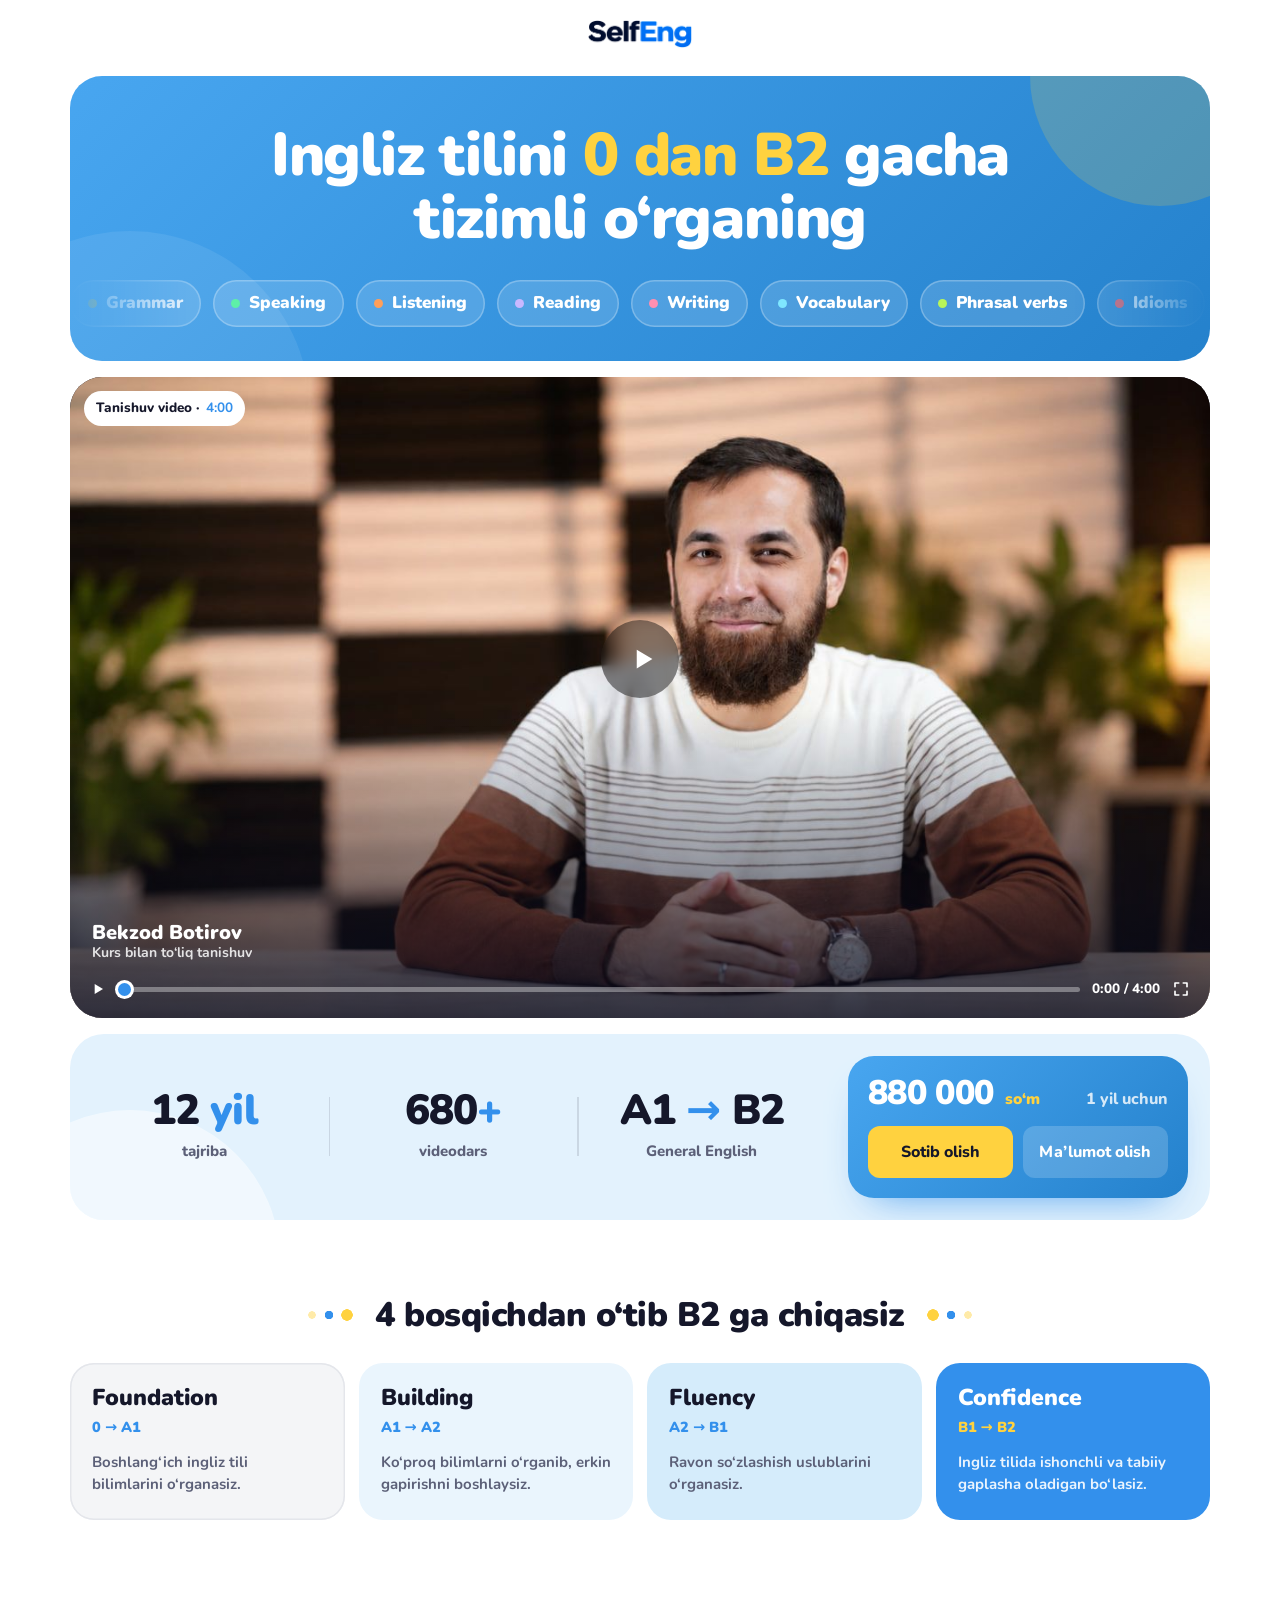
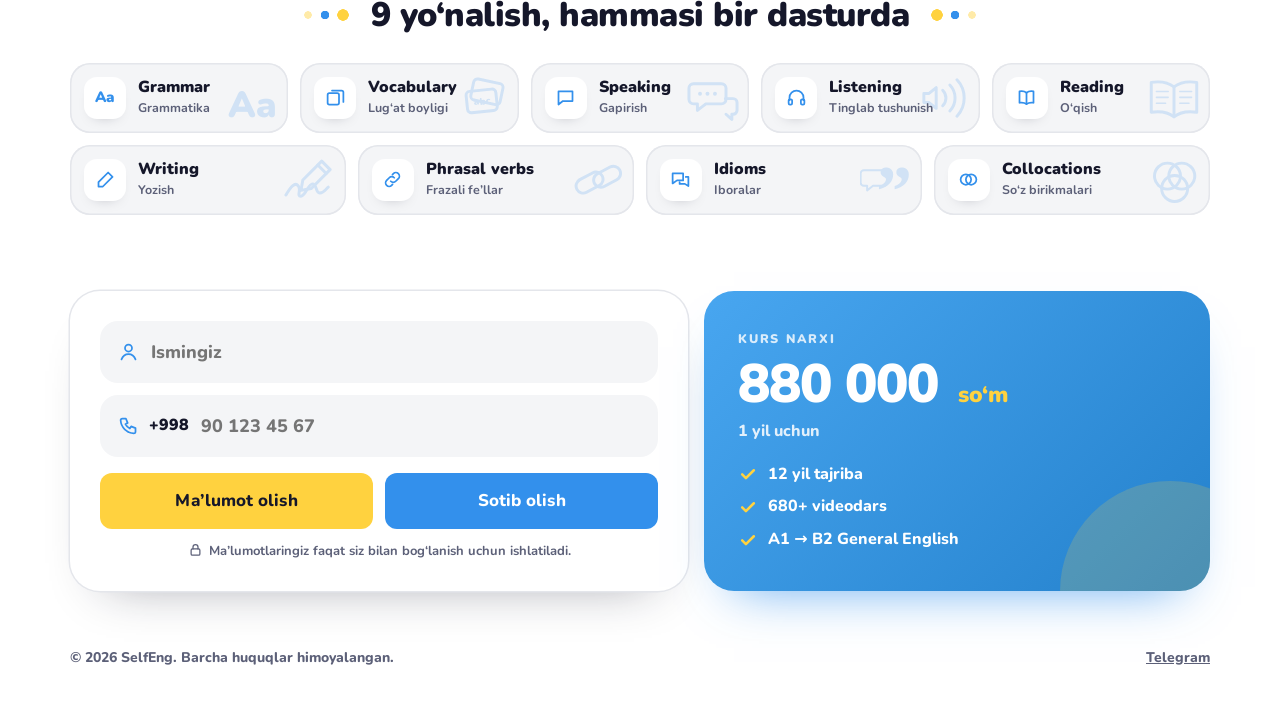
<file: new dizayn/SelfEng Videokurs (1).html>
<!doctype html><html><head><meta charset=utf8><meta name=viewport content="width=device-width,initial-scale=1,viewport-fit=cover"><style>:root{color-scheme:light;box-sizing:border-box;padding-top:env(safe-area-inset-top,0px);padding-bottom:env(safe-area-inset-bottom,0px)}html{scroll-padding-top:env(safe-area-inset-top,0px)}body{margin:0;padding:0;font:14px -apple-system,BlinkMacSystemFont,sans-serif;background:#faf9f5;color:#141413}img{max-width:100%}[hidden]:not([hidden=until-found i]){display:none!important}</style></head><body>
<title>SelfEng Videokurs</title>
<link rel="preconnect" href="https://fonts.googleapis.com">
<link rel="preconnect" href="https://fonts.gstatic.com" crossorigin>
<link rel="stylesheet" href="https://fonts.googleapis.com/css2?family=Nunito:wght@600;700;800;900&display=swap">
<style>
:root{color-scheme:light}
*{box-sizing:border-box}
[hidden]{display:none!important}
html{scroll-behavior:smooth}
body{margin:0;background:#FFFFFF;color:#15172A;font-family:"Nunito",system-ui,-apple-system,"Segoe UI",sans-serif;font-size:16px;line-height:1.55;-webkit-font-smoothing:antialiased;overflow-x:hidden}
img{max-width:100%;display:block}
h1,h2,h3,p{margin:0}
h1,h2,h3{text-wrap:balance}
a{color:inherit}
button{font:inherit}
input{font:inherit}
.w{max-width:1180px;margin-inline:auto;padding-inline:20px}
:focus-visible{outline:3px solid #3390EC;outline-offset:3px}
.v3{padding-bottom:40px}
/* =====================================================================
   3 · BENTO — pastel tiles, rounded, playful app feel
   ===================================================================== */
.v3{--ink:#15172A;--muted:#5C6078;--sky:#E3F2FD;--mint:#D3F3E2;--lemon:#FFF0B0;--lilac:#ECE4FF;--peach:#FFE2D3;--blue:#3390EC;--blue-d:#2481CC;
  font-family:"Nunito",system-ui,sans-serif;color:var(--ink);background:#FFFFFF}
.v3 .top{display:flex;justify-content:space-between;align-items:center;padding-block:20px}
.v3 .top img{height:28px;width:auto}
.v3 .b{display:inline-flex;align-items:center;justify-content:center;gap:8px;min-height:58px;padding:0 26px;border:0;border-radius:18px;background:var(--blue);color:#FFFFFF;font:900 17px "Nunito",sans-serif;box-shadow:0 5px 0 var(--blue-d);cursor:pointer;text-decoration:none;transition:transform .12s ease,box-shadow .12s ease}
.v3 .b:hover{transform:translateY(2px);box-shadow:0 3px 0 var(--blue-d)}
.v3 .b.alt{background:#FFFFFF;color:var(--ink);box-shadow:0 5px 0 #D0D5DD}
.v3 .b.alt:hover{box-shadow:0 3px 0 #D0D5DD}
.v3 .b.sm{min-height:46px;padding:0 18px;font-size:15px;border-radius:14px}
.v3 .bento{display:grid;grid-template-columns:repeat(4,1fr);gap:16px;padding-top:8px}
.v3 .t{border-radius:32px;padding:26px;position:relative;overflow:hidden}
.v3 .t-main{grid-column:span 3;grid-row:span 2;background:var(--sky);padding:48px 44px}
.v3 h1{font-weight:900;font-size:clamp(34px,4.7vw,62px);line-height:1.05;letter-spacing:-.02em}
.v3 h1 span{color:var(--blue)}
.v3 .chips{display:flex;flex-wrap:wrap;gap:10px;margin-top:22px}
.v3 .chip{background:#FFFFFF;border-radius:999px;padding:9px 16px;font-weight:800;font-size:16px}
.v3 .chip:last-child{background:var(--ink);color:#FFFFFF}
.v3 .lead{margin-top:18px;font-size:19px;font-weight:700;color:var(--muted);max-width:30em}
.v3 .btns{display:flex;flex-wrap:wrap;gap:14px;margin-top:30px}
.v3 .t-photo{grid-row:span 2;padding:0;min-height:420px}
.v3 .t-photo img{position:absolute;inset:0;width:100%;height:100%;object-fit:cover}
.v3 .t-photo .name{position:absolute;left:14px;right:14px;bottom:14px;background:#FFFFFF;border-radius:20px;padding:12px 16px;font-weight:900;font-size:17px;line-height:1.2}
.v3 .t-photo .name small{display:block;font-weight:700;font-size:13.5px;color:var(--muted)}
.v3 .t-stat{display:flex;flex-direction:column;justify-content:space-between;gap:24px;min-height:170px}
.v3 .t-stat b{font-weight:900;font-size:clamp(38px,4vw,54px);line-height:1;letter-spacing:-.02em}
.v3 .t-stat span{font-weight:800;font-size:16px;color:var(--muted)}
.v3 .lemon{background:var(--lemon)}.v3 .mint{background:var(--mint)}.v3 .lilac{background:var(--lilac)}.v3 .peach{background:var(--peach)}.v3 .sky{background:var(--sky)}
.v3 .sec{padding-top:96px}
.v3 .sec-h{text-align:center;margin:0 auto 40px;max-width:40em}
.v3 .kick{display:inline-block;padding:7px 14px;border-radius:999px;background:var(--lemon);font-weight:900;font-size:14px}
.v3 h2{margin-top:14px;font-weight:900;font-size:clamp(30px,4vw,50px);line-height:1.08;letter-spacing:-.02em}
.v3 .sec-h p{margin-top:12px;font-size:18px;font-weight:700;color:var(--muted)}
.v3 .map{position:relative;display:grid;grid-template-columns:repeat(4,1fr);gap:18px}
.v3 .map::before{content:"";position:absolute;left:12.5%;right:12.5%;top:52px;border-top:4px dashed #CFE3F5;z-index:0}
.v3 .lvl{position:relative;z-index:1;display:flex;flex-direction:column;align-items:center;text-align:center;gap:10px}
.v3 .node{width:104px;height:104px;border-radius:50%;display:grid;place-content:center;font-weight:900;font-size:40px;border:6px solid #FFFFFF;box-shadow:0 12px 26px -12px rgba(21,23,42,.35)}
.v3 .lvl:nth-child(1) .node{background:var(--lemon)}
.v3 .lvl:nth-child(2) .node{background:var(--mint)}
.v3 .lvl:nth-child(3) .node{background:var(--lilac)}
.v3 .lvl:nth-child(4) .node{background:var(--blue);color:#FFFFFF}
.v3 .lvl .rng{font-weight:900;font-size:13.5px;padding:5px 12px;border-radius:999px;background:#F1F1F4}
.v3 .lvl h3{font-weight:900;font-size:24px}
.v3 .lvl p{font-weight:700;font-size:16px;color:var(--muted);max-width:15em}
.v3 .skills{display:grid;grid-template-columns:repeat(3,1fr);gap:16px}
.v3 .sk{border-radius:28px;padding:24px;display:flex;flex-direction:column;gap:10px;transition:transform .2s ease}
.v3 .sk:hover{transform:translateY(-4px) rotate(-.6deg)}
.v3 .sk .ic{width:52px;height:52px;border-radius:16px;background:#FFFFFF;display:grid;place-items:center}
.v3 .sk .ic svg{width:26px;height:26px;fill:none;stroke:var(--ink);stroke-width:2;stroke-linecap:round;stroke-linejoin:round}
.v3 .sk .ic b{font-weight:900;font-size:18px}
.v3 .sk h3{font-weight:900;font-size:22px;line-height:1.1}
.v3 .sk h3 small{display:block;font-weight:800;font-size:14px;color:var(--muted);margin-top:2px}
.v3 .sk .ex{align-self:flex-start;background:#FFFFFF;border-radius:16px 16px 16px 4px;padding:10px 14px;font-weight:800;font-size:16px}
.v3 .sk .ex small{display:block;font-weight:700;font-size:13px;color:var(--muted)}
.v3 .chat-wrap{display:grid;grid-template-columns:.8fr 1.2fr;gap:16px}
.v3 .chat-photo{border-radius:32px;overflow:hidden;min-height:380px;position:relative}
.v3 .chat-photo img{position:absolute;inset:0;width:100%;height:100%;object-fit:cover}
.v3 .chat{background:var(--sky);border-radius:32px;padding:22px;display:flex;flex-direction:column;gap:12px}
.v3 .chat-head{display:flex;align-items:center;gap:12px;background:#FFFFFF;border-radius:20px;padding:10px 14px}
.v3 .chat-head img{width:44px;height:44px;border-radius:50%;object-fit:cover}
.v3 .chat-head b{font-weight:900;font-size:17px;line-height:1.1}
.v3 .chat-head small{display:block;font-weight:700;font-size:13px;color:var(--muted)}
.v3 .msg{align-self:flex-start;max-width:88%;background:#FFFFFF;border-radius:22px 22px 22px 6px;padding:12px 16px;font-weight:700;font-size:17px;line-height:1.45;box-shadow:0 6px 14px -12px rgba(21,23,42,.5)}
.v3 .msg.me{align-self:flex-end;background:var(--blue);color:#FFFFFF;border-radius:22px 22px 6px 22px}
.v3 .cta{margin-top:96px;background:var(--blue);color:#FFFFFF;border-radius:40px;padding:56px 44px;display:grid;grid-template-columns:1fr 1fr;gap:40px;align-items:center}
.v3 .cta h2{margin-top:0;color:#FFFFFF}
.v3 .cta p{margin-top:12px;font-size:18px;font-weight:700;opacity:.9}
.v3 .form{display:flex;flex-direction:column;gap:12px}
.v3 .fld{display:flex;align-items:center;background:#FFFFFF;border-radius:18px;min-height:62px;padding-inline:18px}
.v3 .fld span{font-weight:900;color:var(--ink);margin-right:8px}
.v3 .fld input{flex:1;min-width:0;border:0;outline:none;height:60px;font:800 18px "Nunito",sans-serif;color:var(--ink);background:transparent}
.v3 .form .row{display:grid;grid-template-columns:1.2fr 1fr;gap:12px;margin-top:4px}
.v3 .cta .form .b{background:#FFD23F;color:var(--ink);box-shadow:0 5px 0 #D9A900}
.v3 .cta .form .b.alt{background:#FFFFFF;box-shadow:0 5px 0 #2481CC}
.v3 .foot{margin-top:56px;display:flex;justify-content:space-between;gap:16px;flex-wrap:wrap;font-weight:800;color:var(--muted);font-size:14px}
@media (max-width:900px){
  .v3 .bento{grid-template-columns:1fr 1fr}
  .v3 .t-main{grid-column:1/-1;grid-row:auto;padding:36px 26px}
  .v3 .t-photo{grid-column:1/-1;grid-row:auto;min-height:0;aspect-ratio:4/3}
  .v3 .map{grid-template-columns:1fr 1fr;row-gap:36px}
  .v3 .map::before{display:none}
  .v3 .skills{grid-template-columns:1fr 1fr}
  .v3 .chat-wrap{grid-template-columns:1fr}
  .v3 .chat-photo{min-height:0;aspect-ratio:4/3}
  .v3 .cta{grid-template-columns:1fr;padding:40px 22px;border-radius:32px}
}
@media (max-width:560px){
  .v3 .t-stat{min-height:130px;padding:20px}
  .v3 .t-stat b{font-size:32px}
  .v3 .skills{grid-template-columns:1fr}
  .v3 .btns .b{flex:1 1 100%}
  .v3 .form .row{grid-template-columns:1fr}
}


/* ---------- full-site additions ---------- */
.v3 .t-main{display:flex;flex-direction:column;align-items:center;justify-content:center;text-align:center}
.v3 .t-main h1{max-width:14em}
.v3 h1 span{white-space:nowrap}
.v3 .cta{grid-template-columns:minmax(0,1fr) minmax(0,1fr)}
@media (max-width:900px){.v3 .cta{grid-template-columns:minmax(0,1fr)}}
.v3 .t-main .chips,.v3 .t-main .btns{justify-content:center}
.v3 .t-main .lead{margin-inline:auto}
.v3 .mq{align-self:stretch;margin-top:28px;overflow:hidden;-webkit-mask-image:linear-gradient(90deg,transparent,#000 12%,#000 88%,transparent);mask-image:linear-gradient(90deg,transparent,#000 12%,#000 88%,transparent)}
.v3 .mq-track{display:flex;width:max-content;animation:mq 30s linear infinite}
.v3 .mq:hover .mq-track{animation-play-state:paused}
.v3 .mq-set{display:flex;gap:12px;padding-right:12px}
.v3 .mq-i{display:inline-flex;align-items:center;gap:9px;padding:10px 18px;border-radius:999px;background:#FFFFFF;font-weight:900;font-size:17px;white-space:nowrap;box-shadow:0 6px 16px -12px rgba(21,23,42,.45)}
.v3 .mq-i i{width:9px;height:9px;border-radius:50%;flex:none}
@keyframes mq{from{transform:translateX(0)}to{transform:translateX(-50%)}}
.v3 .bento{grid-auto-flow:row dense}
.v3 .hero-btns-m{display:flex;justify-content:center;grid-column:1/-1;margin-top:0;padding-block:10px 6px}
.v3 .hero-btns-m .b{min-width:250px}
.v3 .stats-panel{grid-column:1/-1;position:relative;overflow:hidden;display:grid;grid-template-columns:repeat(4,minmax(0,1fr));border-radius:34px;background:var(--sky);color:var(--ink)}
.v3 .stats-panel::before{content:"";position:absolute;width:320px;height:320px;border-radius:50%;left:-90px;bottom:-200px;background:rgba(255,255,255,.45)}
.v3 .stats-panel::after{content:"";position:absolute;width:240px;height:240px;border-radius:50%;right:-60px;top:-120px;background:rgba(255,255,255,.5)}
.v3 .sp-cell{position:relative;z-index:1;padding:34px 14px;display:flex;flex-direction:column;align-items:center;text-align:center;gap:8px}
.v3 .sp-cell+.sp-cell::before{content:"";position:absolute;left:0;top:26%;bottom:26%;width:1.5px;background:rgba(21,23,42,.12)}
.v3 .sp-num{font-weight:900;font-size:clamp(30px,3vw,46px);white-space:nowrap;letter-spacing:-.02em;line-height:1}
.v3 .sp-num em{font-style:normal;color:var(--blue)}
.v3 .sp-num em.cur{font-size:.52em;letter-spacing:0}
.v3 .sp-lab{font-weight:800;font-size:15.5px;color:var(--muted)}
@media (max-width:900px){
  .v3 .stats-panel{grid-template-columns:repeat(2,minmax(0,1fr));border-radius:30px}
  .v3 .sp-cell{padding:26px 8px;gap:6px}
  .v3 .sp-cell:nth-child(3)::before{display:none}
  .v3 .sp-cell:nth-child(n+3)::after{content:"";position:absolute;top:0;left:14%;right:14%;height:1.5px;background:rgba(21,23,42,.12)}
  .v3 .sp-num{font-size:clamp(23px,6.4vw,40px)}
  .v3 .sp-lab{font-size:14px}
}
@media (max-width:900px){
  .v3 .hero-btns-m{grid-column:1/-1;padding-block:6px 10px}
  .v3 .hero-btns-m .b{flex:1 1 100%;min-width:0}
}
.v3 .top{gap:20px;justify-content:center}
.v3 .nav{display:flex;gap:26px}
.v3 .nav a{font-weight:800;font-size:15px;color:var(--muted);text-decoration:none}
.v3 .nav a:hover{color:var(--blue)}
@media (max-width:860px){.v3 .nav{display:none}}
.v3 .bento .t-main{grid-column:1/-1;grid-row:auto}
.v3 .t-video{grid-column:1/-1;grid-row:auto;width:100%;aspect-ratio:16/9;padding:0;border:0;cursor:pointer;text-align:left;color:#FFFFFF;background:#0E1020}
.v3 .t-video img{position:absolute;inset:0;width:100%;height:100%;object-fit:cover;transition:transform .5s ease}
.v3 .t-video:hover img{transform:scale(1.03)}
.v3 .t-video::after{content:"";position:absolute;inset:0;z-index:1;background:linear-gradient(to top,rgba(10,12,30,.8),rgba(10,12,30,0) 48%)}
.v3 .vname{position:absolute;left:22px;bottom:56px;z-index:2;font-weight:900;font-size:20px;line-height:1.2}
.v3 .vname small{display:block;font-weight:700;font-size:14px;opacity:.85}
.v3 .vbar{position:absolute;left:20px;right:20px;bottom:18px;z-index:2;display:flex;align-items:center;gap:12px;font-weight:800;font-size:13.5px;font-variant-numeric:tabular-nums}
.v3 .vbar svg{flex:none}
.v3 .vbar .track{position:relative;flex:1;height:5px;border-radius:99px;background:rgba(255,255,255,.35)}
.v3 .vbar .track i{position:absolute;left:0;top:50%;width:13px;height:13px;margin-top:-6.5px;border-radius:50%;background:var(--blue);box-shadow:0 0 0 3px #FFFFFF}
.v3 .bento .t-stat{min-height:150px;padding:24px 26px;gap:6px;justify-content:space-between}
.v3 .bento .t-stat b{font-size:clamp(30px,3.4vw,46px)}
.v3 .done .b{background:#FFD23F;color:var(--ink);box-shadow:0 5px 0 #D9A900;margin-top:6px}
.v3 .vtag{color:var(--ink);position:absolute;top:14px;left:14px;z-index:2;display:inline-flex;align-items:center;gap:6px;background:#FFFFFF;border-radius:999px;padding:7px 12px;font-weight:800;font-size:13.5px}
.v3 .vtag b{color:var(--blue)}
.v3 .play{position:absolute;left:50%;top:44%;z-index:2;width:78px;height:78px;margin:-39px 0 0 -39px;border-radius:50%;display:grid;place-items:center;background:var(--blue);box-shadow:0 0 0 10px rgba(255,255,255,.55),0 12px 30px rgba(51,144,236,.55)}
.v3 .play::before{content:"";position:absolute;inset:-10px;border-radius:50%;border:3px solid rgba(255,255,255,.85);animation:ring 2.4s ease-out infinite}
.v3 .play svg{margin-left:5px}
@keyframes ring{0%{transform:scale(.9);opacity:.9}100%{transform:scale(1.4);opacity:0}}
.v3 .fwrap{display:flex;flex-direction:column;gap:6px}
.v3 .fld{transition:box-shadow .15s ease}
.v3 .fld:focus-within{box-shadow:0 0 0 3px #FFD23F}
.v3 .fld.bad{box-shadow:0 0 0 3px #FF6B6B}
.v3 .err{font-weight:800;font-size:13.5px;color:#D63B3B;padding-left:6px}
.v3 .cta .err{color:#FFE3E3}
.v3 .err:empty,.v3 .form-err:empty{display:none}
.v3 .form-err{font-weight:800;font-size:14px;color:#D63B3B;text-align:center}
.v3 .cta .form-err{color:#FFE3E3}
.v3 .form-foot{font-weight:700;font-size:13px;opacity:.8;text-align:center}
.v3 .b[disabled]{opacity:.7;cursor:progress}
.v3 .done{display:flex;flex-direction:column;align-items:center;text-align:center;gap:10px;padding:10px 0}
.v3 .done .ok{width:68px;height:68px;border-radius:50%;display:grid;place-items:center;background:var(--mint)}
.v3 .done h3{font-weight:900;font-size:24px}
.v3 .done p{font-weight:700;opacity:.85;max-width:24em}
.v3 .done .demo{font-weight:700;font-size:12.5px;opacity:.75;border:1.5px dashed currentColor;border-radius:10px;padding:5px 10px}
.v3 .cta .done .ok{background:#FFFFFF}
.v3 .modal{position:fixed;inset:0;z-index:100;display:grid;place-items:center;padding:16px;background:rgba(21,23,42,.45);backdrop-filter:blur(6px);-webkit-backdrop-filter:blur(6px)}
.v3 .dialog{position:relative;width:min(540px,100%);max-height:calc(100dvh - 32px);overflow:auto;background:#FFFFFF;border-radius:34px;padding:44px 32px 30px;box-shadow:0 40px 90px -30px rgba(21,23,42,.5);animation:pop .25s ease-out}
@keyframes pop{from{transform:translateY(14px) scale(.97);opacity:.4}to{transform:none;opacity:1}}
.v3 .dialog .kick{display:table;margin:0 auto}
.v3 .dialog h2{margin-top:14px;text-align:center;font-size:clamp(24px,3.4vw,32px)}
.v3 .dialog .sub{margin:10px auto 24px;text-align:center;font-weight:700;color:var(--muted);max-width:28em}
.v3 .dialog .fld{background:#F1F1F4}
.v3 .dialog .row{display:grid;grid-template-columns:1.2fr 1fr;gap:12px;margin-top:4px}
.v3 .dialog .b.alt{box-shadow:0 5px 0 #D0D5DD}
.v3 .x{position:absolute;top:14px;right:14px;width:44px;height:44px;border:0;border-radius:14px;background:#F1F1F4;color:var(--ink);cursor:pointer;display:grid;place-items:center}
.v3 .x:hover{background:var(--sky)}
.v3 .cta.solo{grid-template-columns:minmax(0,1fr)}
.v3 .cta.solo #inlineForm{width:100%;max-width:560px;margin-inline:auto}
.v3 .mbar{display:none}
@media (max-width:560px){
  .v3 .dialog{padding:40px 18px 24px;border-radius:28px}
  .v3 .dialog .row{grid-template-columns:1fr}
  .v3 .vname{left:14px;bottom:44px;font-size:15px}
  .v3 .vname small{font-size:12px}
  .v3 .vbar{left:14px;right:14px;bottom:12px;font-size:11.5px;gap:8px}
  .v3 .vtag{top:10px;left:10px;font-size:12px;padding:5px 10px}
  .v3 .t-video .play{width:60px;height:60px;margin:-30px 0 0 -30px;top:42%}
  .v3 .foot{padding-bottom:84px}
  .v3 .mbar{display:block;position:fixed;left:0;right:0;bottom:0;z-index:60;padding:12px 16px calc(12px + env(safe-area-inset-bottom,0px));background:rgba(255,255,255,.94);backdrop-filter:blur(12px);-webkit-backdrop-filter:blur(12px);border-top:1px solid #E4E6EB;transform:translateY(115%);transition:transform .3s ease}
  .v3 .mbar.show{transform:none}
  .v3 .mbar .b{width:100%}
}
@media (max-width:900px){
  .v3 .t-video{grid-column:1/-1;grid-row:auto}
  .v3 .bento .t-stat{min-height:120px}
}

/* ---------- variant 5: carousel stages, grouped skills, band form ---------- */
.v3{--soft:#F4F5F7;--line:#E4E6EB;--pad:20px}
.v3 .t-sky{color:#3390EC}.v3 .t-mint{color:#12A26B}.v3 .t-lemon{color:#B07C00}.v3 .t-lilac{color:#6B4EF0}.v3 .t-peach{color:#E0602B}
.v3 .car{display:grid;grid-template-columns:repeat(4,minmax(0,1fr));gap:16px}
.v3 .cc{position:relative;overflow:hidden;border-radius:30px;padding:26px 24px 24px;display:flex;flex-direction:column;gap:10px}
.v3 .cc .step{font-weight:900;font-size:12.5px;letter-spacing:.12em;text-transform:uppercase;opacity:.65}
.v3 .cc h3{font-weight:900;font-size:clamp(24px,2.5vw,30px);line-height:1.1}
.v3 .cc .rng{font-weight:900;font-size:16px;color:var(--blue)}
.v3 .cc p{position:relative;z-index:1;margin-top:6px;font-weight:700;font-size:15.5px;color:var(--muted)}
.v3 .cc .big{position:absolute;right:-2px;bottom:-30px;font-weight:900;font-size:128px;line-height:1;opacity:.12;pointer-events:none}
.v3 .cc.last{background:var(--blue);color:#FFFFFF}
.v3 .cc.last .rng{color:#FFD23F}
.v3 .cc.last p{color:rgba(255,255,255,.9)}
.v3 .cc.last .big{opacity:.18}
.v3 .hint{display:none}
.v3 .groups{display:grid;grid-template-columns:repeat(3,minmax(0,1fr));gap:16px;align-items:start}
.v3 .gr{border-radius:30px;padding:22px;background:var(--soft);border:1.5px solid var(--line)}
.v3 .gr h3{display:flex;align-items:center;justify-content:space-between;gap:10px;font-weight:900;font-size:19px;padding-inline:4px}
.v3 .gr h3 span{font-size:13px;padding:4px 10px;border-radius:999px;background:#FFFFFF;color:var(--muted)}
.v3 .gl{list-style:none;margin:14px 0 0;padding:0;display:flex;flex-direction:column;gap:8px}
.v3 .gl li{display:flex;align-items:center;gap:12px;background:#FFFFFF;border-radius:18px;padding:10px 12px}
.v3 .gl .ib{width:44px;height:44px;border-radius:14px;display:grid;place-items:center;flex:none}
.v3 .gl .ib svg{width:22px;height:22px;fill:none;stroke:currentColor;stroke-width:2;stroke-linecap:round;stroke-linejoin:round}
.v3 .gl .ib .aa{font-weight:900;font-size:15px}
.v3 .gl b{display:block;font-weight:900;font-size:16.5px;line-height:1.15}
.v3 .gl small{font-weight:700;font-size:13px;color:var(--muted)}
.v3 .band{border-radius:32px;background:var(--blue);color:#FFFFFF;padding:clamp(20px,3vw,34px)}
.v3 .band .lead-form{display:flex;flex-direction:column;gap:12px}
.v3 .frow{display:grid;grid-template-columns:minmax(0,1.1fr) minmax(0,1.1fr) auto auto;gap:12px}
.v3 .band .b{background:#FFD23F;color:var(--ink);box-shadow:0 5px 0 #D9A900}
.v3 .band .b:hover{box-shadow:0 3px 0 #D9A900}
.v3 .band .b.alt{background:#FFFFFF;color:var(--ink);box-shadow:0 5px 0 #2481CC}
.v3 .band .b.alt:hover{box-shadow:0 3px 0 #2481CC}
.v3 .errs{display:flex;flex-wrap:wrap;gap:4px 16px}
.v3 .band .err,.v3 .band .form-err{color:#FFE3E3}
.v3 .band .form-foot{opacity:.9}
@media (max-width:1040px){
  .v3 .frow{grid-template-columns:1fr 1fr}
  .v3 .frow .b{width:100%}
}
@media (max-width:940px){
  .v3 .groups{grid-template-columns:minmax(0,1fr)}
}
@media (max-width:800px){
  .v3 .car{display:flex;overflow-x:auto;scroll-snap-type:x mandatory;gap:12px;margin-inline:calc(-1 * var(--pad));padding:0 var(--pad) 6px;scroll-padding-inline:var(--pad);scrollbar-width:none}
  .v3 .car::-webkit-scrollbar{display:none}
  .v3 .cc{flex:0 0 80%;scroll-snap-align:start;border-radius:26px}
  .v3 .hint{display:flex;align-items:center;justify-content:center;gap:6px;margin-top:14px}
  .v3 .hint i{width:8px;height:8px;border-radius:99px;background:#D5DBEA;transition:width .2s ease,background .2s ease}
  .v3 .hint i.on{width:22px;background:var(--blue)}
  .v3 .hint span{margin-left:8px;font-weight:800;font-size:13px;color:var(--muted)}
}
@media (max-width:560px){
  .v3 .frow{grid-template-columns:1fr}
  .v3 .gr{padding:16px;border-radius:26px}
  .v3 .band{border-radius:28px}
}

/* ---------- skills: colour-coded 3x3 grid ---------- */
.v3 .legend{display:flex;justify-content:center;flex-wrap:wrap;gap:10px 22px;margin-bottom:22px}
.v3 .lg{display:inline-flex;align-items:center;gap:8px;font-weight:900;font-size:15px}
.v3 .lg i{width:14px;height:14px;border-radius:5px}
.v3 .lg small{font-weight:800;font-size:13px;color:var(--muted)}
.v3 .grid4{display:grid;grid-template-columns:repeat(3,minmax(0,1fr));gap:14px}
.v3 .tile{position:relative;display:flex;flex-direction:column;gap:10px;min-height:156px;padding:20px;border-radius:26px;transition:transform .2s ease}
.v3 .tile:hover{transform:translateY(-3px)}
.v3 .tile{overflow:hidden}
.v3 .tile .ib,.v3 .tile b,.v3 .tile small{position:relative;z-index:1}
.v3 .tile .gt{z-index:1}
.v3 .tile .deco{position:absolute;right:-14px;bottom:-16px;width:156px;height:136px;opacity:.17;pointer-events:none;fill:none;stroke:currentColor;stroke-width:8;stroke-linecap:round;stroke-linejoin:round;transition:transform .35s ease,opacity .35s ease}
.v3 .tile .deco text{fill:currentColor;stroke:none}
.v3 .tile:hover .deco{transform:translate(-6px,-6px) rotate(-5deg);opacity:.24}

.v3 .tile .ib{width:50px;height:50px;border-radius:16px;background:#FFFFFF;display:grid;place-items:center;flex:none}
.v3 .tile .ib svg{width:24px;height:24px;fill:none;stroke:currentColor;stroke-width:2;stroke-linecap:round;stroke-linejoin:round}
.v3 .tile .ib .aa{margin:0;font-weight:900;font-size:16px;line-height:1;color:inherit}
.v3 .tile b{margin-top:auto;font-weight:900;font-size:19px;line-height:1.15}
.v3 .tile small{margin-top:-6px;font-weight:700;font-size:13.5px;color:var(--muted)}
.v3 .tile .gt{position:absolute;top:16px;right:16px;font-weight:800;font-size:11.5px;padding:4px 9px;border-radius:999px;background:rgba(255,255,255,.75)}
@media (max-width:700px){
  .v3 .tile .gt{display:none}
}
@media (max-width:560px){
  .v3 .legend{gap:8px 14px}
  .v3 .lg{font-size:13.5px}
  .v3 .grid4{gap:8px}
  .v3 .tile{min-height:118px;padding:14px 6px;align-items:center;justify-content:center;text-align:center;gap:6px;border-radius:18px}
  .v3 .tile .ib{width:40px;height:40px;border-radius:12px}
  .v3 .tile .ib svg{width:21px;height:21px}
  .v3 .tile b{margin-top:0;font-size:13.5px}
  .v3 .tile small{margin-top:-4px;font-size:11px}
  .v3 .tile .deco{width:88px;height:77px;right:-12px;bottom:-12px;opacity:.11}
}

/* ---------- stats band (variant 4) ---------- */
.v3 .band4{grid-column:1/-1;position:relative;overflow:hidden;display:grid;grid-template-columns:minmax(0,1fr) auto;gap:22px;align-items:center;padding:22px 22px 22px 10px;border-radius:34px;background:var(--sky);color:var(--ink)}
.v3 .band4::before{content:"";position:absolute;width:300px;height:300px;border-radius:50%;left:-90px;bottom:-190px;background:rgba(255,255,255,.5)}
.v3 .b4-stats{position:relative;z-index:1;display:grid;grid-template-columns:repeat(3,minmax(0,1fr))}
.v3 .b4-cell{position:relative;display:flex;flex-direction:column;align-items:center;justify-content:center;text-align:center;gap:8px;padding:16px 8px}
.v3 .b4-cell+.b4-cell::before{content:"";position:absolute;left:0;top:22%;bottom:22%;width:1.5px;background:rgba(21,23,42,.12)}
.v3 .b4-num{font-weight:900;letter-spacing:-.02em;line-height:1;white-space:nowrap;font-size:clamp(28px,3.3vw,42px)}
.v3 .b4-num em{font-style:normal;color:var(--blue)}
.v3 .b4-lab{font-weight:800;font-size:15px;color:var(--muted)}
.v3 .b4-buy{position:relative;z-index:1;width:340px;display:flex;flex-direction:column;gap:14px;padding:20px;border-radius:26px;background:#FFFFFF;color:var(--ink);box-shadow:0 12px 30px -22px rgba(21,23,42,.4)}
.v3 .b4-top{display:flex;align-items:baseline;justify-content:space-between;gap:10px;flex-wrap:wrap}
.v3 .b4-price{font-weight:900;font-size:34px;letter-spacing:-.02em;line-height:1;white-space:nowrap}
.v3 .b4-price em{font-style:normal;color:var(--blue);font-size:.46em;letter-spacing:0;margin-left:2px}
.v3 .b4-per{font-weight:800;color:var(--muted)}
.v3 .b4-btns{display:grid;grid-template-columns:1fr 1fr;gap:10px}
.v3 .b4-btns .b{width:100%;min-height:52px;padding:0 10px;font-size:16px}
@media (max-width:1040px){
  .v3 .band4{grid-template-columns:minmax(0,1fr);padding:18px}
  .v3 .b4-buy{width:auto}
}
@media (max-width:560px){
  .v3 .band4{border-radius:28px;padding:14px}
  .v3 .b4-cell{padding:14px 2px;gap:6px}
  .v3 .b4-num{font-size:24px}
  .v3 .b4-lab{font-size:12px}
  .v3 .b4-buy{padding:16px;border-radius:22px}
  .v3 .b4-btns{grid-template-columns:1fr}
}

/* ---------- hero tile: blue (variant 2) ---------- */
.v3 .bento .t-main{background:linear-gradient(135deg,#48A6F0,#2481CC);color:#FFFFFF;padding-bottom:34px}
.v3 .bento .t-main::before{content:"";position:absolute;width:360px;height:360px;border-radius:50%;left:-120px;bottom:-230px;background:rgba(255,255,255,.08);pointer-events:none}
.v3 .bento .t-main::after{content:"";position:absolute;width:260px;height:260px;border-radius:50%;right:-80px;top:-130px;background:rgba(255,210,63,.16);pointer-events:none}
.v3 .bento .t-main>*{position:relative;z-index:1}
.v3 .bento .t-main h1{color:#FFFFFF}
.v3 .bento .t-main h1 span{color:#FFD23F}
.v3 .bento .t-main .lead{color:rgba(255,255,255,.86)}
.v3 .bento .t-main .mq{margin-inline:-44px;margin-top:30px}
.v3 .bento .t-main .mq-i{background:rgba(255,255,255,.14);color:#FFFFFF;box-shadow:inset 0 0 0 1.5px rgba(255,255,255,.25)}
.v3 .bento .t-main .mq-i:nth-child(1) i{background:#FFD23F!important}
.v3 .bento .t-main .mq-i:nth-child(2) i{background:#5EF0A8!important}
.v3 .bento .t-main .mq-i:nth-child(3) i{background:#FF9F5A!important}
.v3 .bento .t-main .mq-i:nth-child(4) i{background:#C9B8FF!important}
.v3 .bento .t-main .mq-i:nth-child(5) i{background:#FF8FB1!important}
.v3 .bento .t-main .mq-i:nth-child(6) i{background:#7FE7FF!important}
.v3 .bento .t-main .mq-i:nth-child(7) i{background:#B8F55A!important}
.v3 .bento .t-main .mq-i:nth-child(8) i{background:#FF6B6B!important}
.v3 .bento .t-main .mq-i:nth-child(9) i{background:#FFFFFF!important}
@media (max-width:900px){.v3 .bento .t-main .mq{margin-inline:-26px}}

/* ---------- price card: blue (band variant 3) ---------- */
.v3 .b4-buy{background:linear-gradient(135deg,#48A6F0,#2481CC);color:#FFFFFF;box-shadow:0 20px 40px -24px rgba(51,144,236,.9)}
.v3 .b4-price em{color:#FFD23F}
.v3 .b4-per{color:rgba(255,255,255,.8)}
.v3 .b4-btns .b{background:#FFD23F;color:var(--ink);box-shadow:0 5px 0 #D9A900}
.v3 .b4-btns .b:hover{box-shadow:0 3px 0 #D9A900}
.v3 .b4-btns .b.alt{background:#FFFFFF;color:var(--ink);box-shadow:0 5px 0 #1F6FB5}
.v3 .b4-btns .b.alt:hover{box-shadow:0 3px 0 #1F6FB5}

/* ---------- skills tiles: compact ---------- */
.v3 .grid4{gap:12px}
.v3 .tile{display:grid;grid-template-columns:auto minmax(0,1fr);grid-template-rows:auto auto;column-gap:14px;row-gap:2px;align-items:center;min-height:0;padding:16px 18px;border-radius:22px}
.v3 .tile .ib{grid-row:1 / 3;width:46px;height:46px;border-radius:14px}
.v3 .tile .ib svg{width:22px;height:22px}
.v3 .tile .ib .aa{font-size:15px}
.v3 .tile > b{grid-column:2;align-self:end;margin-top:0;font-size:17px}
.v3 .tile > small{grid-column:2;align-self:start;margin-top:0;font-size:13px}
.v3 .tile .gt{top:12px;right:12px;font-size:10.5px;padding:3px 8px}
.v3 .tile .deco{width:112px;height:98px;right:-12px;bottom:-18px;opacity:.15}
@media (max-width:980px){.v3 .tile .gt{display:none}}
@media (max-width:560px){
  .v3 .grid4{gap:8px}
  .v3 .tile{display:flex;flex-direction:column;align-items:center;justify-content:center;text-align:center;gap:4px;padding:12px 4px;border-radius:16px}
  .v3 .tile .ib{width:36px;height:36px;border-radius:11px;margin-bottom:2px}
  .v3 .tile .ib svg{width:19px;height:19px}
  .v3 .tile .ib .aa{font-size:13px}
  .v3 .tile > b{align-self:center;font-size:13px}
  .v3 .tile > small{align-self:center;font-size:10.5px}
  .v3 .tile .deco{width:70px;height:61px;right:-10px;bottom:-10px;opacity:.1}
}

/* ---------- form: price + form split (variant 4) ---------- */
.v3 .fsplit{display:grid;grid-template-columns:minmax(0,.85fr) minmax(0,1.15fr);border-radius:32px;overflow:hidden;box-shadow:0 0 0 1.5px #E4E6EB}
.v3 .fs-l{position:relative;overflow:hidden;display:flex;flex-direction:column;justify-content:center;gap:8px;padding:34px;background:linear-gradient(135deg,#48A6F0,#2481CC);color:#FFFFFF}
.v3 .fs-l::after{content:"";position:absolute;width:220px;height:220px;border-radius:50%;right:-70px;bottom:-110px;background:rgba(255,210,63,.16);pointer-events:none}
.v3 .fs-lbl{font-weight:900;font-size:12.5px;letter-spacing:.14em;text-transform:uppercase;opacity:.8}
.v3 .fs-price{font-weight:900;font-size:clamp(38px,4.4vw,54px);letter-spacing:-.02em;line-height:1;white-space:nowrap}
.v3 .fs-price em{font-style:normal;font-size:.42em;color:#FFD23F;margin-left:6px;letter-spacing:0}
.v3 .fs-per{font-weight:800;opacity:.85}
.v3 .fs-ticks{list-style:none;margin:10px 0 0;padding:0;display:flex;flex-direction:column;gap:8px}
.v3 .fs-ticks li{display:flex;align-items:center;gap:10px;font-weight:800}
.v3 .fs-ticks svg{width:20px;height:20px;flex:none;fill:none;stroke:#FFD23F;stroke-width:3;stroke-linecap:round;stroke-linejoin:round}
.v3 .fs-r{display:flex;flex-direction:column;justify-content:center;padding:30px;background:#F4F5F7}
.v3 .fs-r .lead-form{display:flex;flex-direction:column;gap:12px}
.v3 .fs-r .fld{gap:10px}
.v3 .fs-r .fld:not(.bad){box-shadow:0 0 0 1.5px #E4E6EB}
.v3 .fs-r .fld:not(.bad):focus-within{box-shadow:0 0 0 3px #FFD23F}
.v3 .fs-r .fld svg{width:21px;height:21px;flex:none;fill:none;stroke:#3390EC;stroke-width:2;stroke-linecap:round;stroke-linejoin:round}
.v3 .fs-r .fld span{margin-right:0}
.v3 .fs-btns{display:grid;grid-template-columns:1fr 1fr;gap:12px;margin-top:4px}
.v3 .fs-btns .b{width:100%;min-height:56px;padding:0 12px}
.v3 .fs-btns .b.yel{background:#FFD23F;color:var(--ink);box-shadow:0 5px 0 #D9A900}
.v3 .fs-btns .b.yel:hover{box-shadow:0 3px 0 #D9A900}
.v3 .fs-r .form-foot{opacity:1;color:var(--muted)}
.v3 .fs-r .form-foot .lk{display:inline-block;width:15px;height:15px;vertical-align:-2px;margin-right:6px;fill:none;stroke:currentColor;stroke-width:2;stroke-linecap:round;stroke-linejoin:round}
.v3 .fs-r .done{color:var(--ink)}
@media (max-width:800px){
  .v3 .fsplit{grid-template-columns:minmax(0,1fr);border-radius:28px}
  .v3 .fs-l,.v3 .fs-r{padding:22px 18px}
}
@media (max-width:430px){.v3 .fs-btns{grid-template-columns:1fr}}

/* ---------- unified palette: blue · yellow · white · light ---------- */
.v3 .kick{background:#FFD23F;color:var(--ink)}
.v3 .cc.lemon{background:#F4F5F7;box-shadow:inset 0 0 0 1.5px #E4E6EB}
.v3 .cc.mint{background:#EAF5FD}
.v3 .cc.lilac{background:#D5ECFB}
.v3 .grid4 .tile{background:#F4F5F7;box-shadow:inset 0 0 0 1.5px #E4E6EB;transition:transform .2s ease,box-shadow .2s ease}
.v3 .grid4 .tile:hover{box-shadow:inset 0 0 0 1.5px #3390EC}
.v3 .grid4 .tile .t-sky,.v3 .grid4 .tile .t-mint,.v3 .grid4 .tile .t-lilac{color:#3390EC}
.v3 .grid4 .tile .ib{box-shadow:0 6px 14px -10px rgba(21,23,42,.35)}
.v3 .grid4 .tile .gt{background:#FFFFFF;color:#3390EC}

/* ---------- form: two separate cards (variant 4) ---------- */
.v3 .fsplit{gap:16px;overflow:visible;border-radius:0;box-shadow:none;align-items:stretch;grid-template-columns:minmax(0,.9fr) minmax(0,1.1fr)}
.v3 .fs-l{border-radius:30px;box-shadow:0 26px 50px -30px rgba(51,144,236,.8)}
.v3 .fs-r{border-radius:30px;background:#FFFFFF;box-shadow:0 0 0 1.5px #E4E6EB,0 26px 50px -36px rgba(21,23,42,.45)}
.v3 .fs-r .fld:not(.bad){background:#F4F5F7;box-shadow:none}
.v3 .fs-r .fld:not(.bad):focus-within{box-shadow:0 0 0 3px #FFD23F}
@media (max-width:800px){
  .v3 .fsplit{grid-template-columns:minmax(0,1fr);gap:12px}
  .v3 .fs-l,.v3 .fs-r{border-radius:26px}
}

/* ---------- form cards swapped: form left, price right ---------- */
.v3 .fsplit{grid-template-columns:minmax(0,1.1fr) minmax(0,.9fr)}
.v3 .fs-l{order:2}
@media (max-width:800px){
  .v3 .fsplit{grid-template-columns:minmax(0,1fr)}
  .v3 .fs-l{order:0}
}

/* ---------- skills: two rows (5 + 4, centred) on wide screens ---------- */
@media (min-width:1101px){
  .v3 .grid4{grid-template-columns:repeat(20,minmax(0,1fr))}
  .v3 .grid4 .tile{grid-column:span 4;column-gap:12px;padding:14px 14px}
  .v3 .grid4 .tile:nth-child(n+6){grid-column:span 5}
  .v3 .grid4 .tile .ib{width:42px;height:42px;border-radius:13px}
  .v3 .grid4 .tile .ib svg{width:21px;height:21px}
  .v3 .grid4 .tile > b{font-size:16px}
  .v3 .grid4 .tile > small{font-size:12.5px}
  .v3 .grid4 .tile .deco{width:96px;height:84px;right:-14px;bottom:-18px}
}

/* ---------- smaller background drawings ---------- */
.v3 .grid4 .tile .deco{width:52px;height:46px;right:10px;bottom:50%;transform:translateY(50%);opacity:.18;stroke-width:9}
.v3 .grid4 .tile:hover .deco{transform:translateY(50%) rotate(-6deg);opacity:.26}
@media (max-width:560px){.v3 .grid4 .tile .deco{width:44px;height:38px;right:4px;bottom:6px;transform:none;opacity:.12}}

/* ---------- proportions (variant 1) ---------- */
.v3 .sec{padding-top:clamp(56px,6vw,76px)}
.v3 .sec-h{max-width:none;margin:0 auto clamp(20px,2.4vw,28px)}
.v3 .sec-h h2{margin-top:0;font-size:clamp(24px,2.8vw,34px);line-height:1.15;letter-spacing:-.015em;text-wrap:balance}
.v3 .cc{padding:22px 22px 24px;border-radius:24px;gap:6px}
.v3 .cc h3{font-size:clamp(20px,1.9vw,23px)}
.v3 .cc .rng{font-size:14.5px}
.v3 .cc p{margin-top:6px;font-size:15px;line-height:1.5}
.v3 .car{gap:14px}
.v3 .grid4 .tile{border-radius:20px}
@media (max-width:860px){
  .v3 .car{display:grid;grid-template-columns:repeat(2,minmax(0,1fr));overflow:visible;margin-inline:0;padding:0;gap:12px;scroll-snap-type:none}
  .v3 .cc{flex:none}
  .v3 .hint{display:none!important}
}
@media (max-width:560px){
  .v3 .car{gap:10px}
  .v3 .cc{padding:16px 14px 18px;border-radius:20px}
  .v3 .cc h3{font-size:18px}
  .v3 .cc .rng{font-size:13px}
  .v3 .cc p{font-size:13.5px}
}

/* ---------- heading side lines ---------- */
.v3 .sec-h{display:flex;align-items:center;justify-content:center;gap:clamp(12px,2vw,22px)}
.v3 .sec-h h2{flex:0 1 auto;max-width:78%}
.v3 .sec-h::before,.v3 .sec-h::after{content:"";flex:1 1 0;min-width:18px;height:12px}
.v3 .sec-h::before{background:
  radial-gradient(circle at calc(100% - 6px) 50%,#FFD23F 0 5.5px,transparent 6px),
  linear-gradient(90deg,rgba(255,210,63,0),#FFD23F) left center/calc(100% - 16px) 2px no-repeat}
.v3 .sec-h::after{background:
  radial-gradient(circle at 6px 50%,#FFD23F 0 5.5px,transparent 6px),
  linear-gradient(90deg,#FFD23F,rgba(255,210,63,0)) right center/calc(100% - 16px) 2px no-repeat}
@media (max-width:560px){.v3 .sec-h{gap:10px}.v3 .sec-h h2{max-width:74%}}

/* ================= Telegram style: buttons & accents ================= */
.v3 .b{border-radius:12px;box-shadow:none!important;font-weight:800;letter-spacing:.005em;transition:filter .15s ease,transform .1s ease,background .15s ease}
.v3 .b:hover{transform:none;filter:brightness(1.06)}
.v3 .b:active{transform:scale(.98);filter:brightness(.96)}
.v3 .b,.v3 .mbar .b,.v3 .done .b,.v3 .fs-btns .b{background:#3390EC;color:#FFFFFF}
.v3 .b.alt,.v3 .fs-btns .b.yel{background:rgba(51,144,236,.12);color:#2481CC}
.v3 .b4-btns .b{background:#FFFFFF;color:#2481CC}
.v3 .b4-btns .b.alt{background:rgba(255,255,255,.18);color:#FFFFFF}
.v3 .dialog .b.alt{background:rgba(51,144,236,.12);color:#2481CC}
/* accents that were yellow */
.v3 .bento .t-main h1 span{color:#BFE4FF}
.v3 .bento .t-main::after,.v3 .fs-l::after{background:rgba(255,255,255,.1)}
.v3 .b4-price em,.v3 .fs-price em,.v3 .cc.last .rng{color:#BFE4FF}
.v3 .fs-ticks svg{stroke:#BFE4FF}
.v3 .fld:focus-within,.v3 .fs-r .fld:not(.bad):focus-within{box-shadow:0 0 0 3px rgba(51,144,236,.35)}
.v3 .sec-h::before{background:
  radial-gradient(circle at calc(100% - 6px) 50%,#3390EC 0 5px,transparent 5.5px),
  linear-gradient(90deg,rgba(51,144,236,0),#3390EC) left center/calc(100% - 16px) 2px no-repeat}
.v3 .sec-h::after{background:
  radial-gradient(circle at 6px 50%,#3390EC 0 5px,transparent 5.5px),
  linear-gradient(90deg,#3390EC,rgba(51,144,236,0)) right center/calc(100% - 16px) 2px no-repeat}
/* Telegram-like video play button */
.v3 .t-video .play{background:rgba(0,0,0,.45);-webkit-backdrop-filter:blur(8px);backdrop-filter:blur(8px);box-shadow:none}
.v3 .t-video .play::before{display:none}
.v3 .vbar .track i{background:#3390EC}
.v3 .kick{background:rgba(51,144,236,.12);color:#2481CC}

/* ---------- Telegram blue + yellow accents ---------- */
.v3 .bento .t-main h1 span{color:#FFD23F}
.v3 .bento .t-main::after,.v3 .fs-l::after{background:rgba(255,210,63,.18)}
.v3 .b4-price em,.v3 .fs-price em,.v3 .cc.last .rng{color:#FFD23F}
.v3 .fs-ticks svg{stroke:#FFD23F}
.v3 .b4-btns .b{background:#FFD23F;color:#15172A}
.v3 .fs-btns .b.yel{background:#FFD23F;color:#15172A}
.v3 .kick{background:#FFD23F;color:#15172A}
.v3 .sec-h::before{background:
  radial-gradient(circle at calc(100% - 6px) 50%,#FFD23F 0 5.5px,transparent 6px),
  linear-gradient(90deg,rgba(255,210,63,0),#FFD23F) left center/calc(100% - 16px) 2px no-repeat}
.v3 .sec-h::after{background:
  radial-gradient(circle at 6px 50%,#FFD23F 0 5.5px,transparent 6px),
  linear-gradient(90deg,#FFD23F,rgba(255,210,63,0)) right center/calc(100% - 16px) 2px no-repeat}

/* ---------- heading decoration: three dots (variant 4) ---------- */
.v3 .sec-h::before,.v3 .sec-h::after{flex:0 0 46px;min-width:0;height:12px}
.v3 .sec-h::before{background:radial-gradient(circle at 5px 50%,rgba(255,210,63,.45) 0 3.5px,transparent 4px),radial-gradient(circle at 22px 50%,#3390EC 0 4px,transparent 4.5px),radial-gradient(circle at 40px 50%,#FFD23F 0 5.5px,transparent 6px)}
.v3 .sec-h::after{background:radial-gradient(circle at 6px 50%,#FFD23F 0 5.5px,transparent 6px),radial-gradient(circle at 24px 50%,#3390EC 0 4px,transparent 4.5px),radial-gradient(circle at 41px 50%,rgba(255,210,63,.45) 0 3.5px,transparent 4px)}
@media (prefers-reduced-motion:reduce){html{scroll-behavior:auto}*,*::before,*::after{animation:none!important;transition:none!important}}
</style>

<div class="v3">
  <div class="w">
    <header class="top">
      <a href="#top" aria-label="SelfEng bosh sahifa"><img src="[data-uri]" alt="SelfEng" width="103" height="28"></a>
    </header>

    <main id="top">
      <div class="bento">
        <div class="t t-main">
          <h1>Ingliz tilini <span>0 dan B2</span> gacha tizimli o‘rganing</h1>
          
          <div class="mq" aria-label="Kurs yo‘nalishlari: Grammar, Speaking, Listening, Reading, Writing, Vocabulary, Phrasal verbs, Idioms, Collocations"><div class="mq-track" aria-hidden="true"><div class="mq-set"><span class="mq-i"><i style="background:#2F6BFF"></i>Grammar</span><span class="mq-i"><i style="background:#12A26B"></i>Speaking</span><span class="mq-i"><i style="background:#E0A400"></i>Listening</span><span class="mq-i"><i style="background:#7B5CFF"></i>Reading</span><span class="mq-i"><i style="background:#FF7A45"></i>Writing</span><span class="mq-i"><i style="background:#2F6BFF"></i>Vocabulary</span><span class="mq-i"><i style="background:#12A26B"></i>Phrasal verbs</span><span class="mq-i"><i style="background:#E0A400"></i>Idioms</span><span class="mq-i"><i style="background:#7B5CFF"></i>Collocations</span></div><div class="mq-set"><span class="mq-i"><i style="background:#2F6BFF"></i>Grammar</span><span class="mq-i"><i style="background:#12A26B"></i>Speaking</span><span class="mq-i"><i style="background:#E0A400"></i>Listening</span><span class="mq-i"><i style="background:#7B5CFF"></i>Reading</span><span class="mq-i"><i style="background:#FF7A45"></i>Writing</span><span class="mq-i"><i style="background:#2F6BFF"></i>Vocabulary</span><span class="mq-i"><i style="background:#12A26B"></i>Phrasal verbs</span><span class="mq-i"><i style="background:#E0A400"></i>Idioms</span><span class="mq-i"><i style="background:#7B5CFF"></i>Collocations</span></div></div></div>
        </div>
        <button class="t t-video" type="button" data-open="video" aria-label="4 daqiqalik tanishuv videoni olish">
          <img src="[data-uri]" alt="Bekzod Botirov, kurs bilan tanishuv videosi" width="1280" height="720">
          <span class="vtag">Tanishuv video · <b>4:00</b></span>
          <span class="play"><svg width="30" height="30" viewBox="0 0 24 24" aria-hidden="true"><path d="M7 4.5v15l12.5-7.5L7 4.5z" fill="#fff"/></svg></span>
          <span class="vname">Bekzod Botirov<small>Kurs bilan to‘liq tanishuv</small></span>
          <span class="vbar" aria-hidden="true">
            <svg width="16" height="16" viewBox="0 0 24 24"><path d="M7 4.5v15l12.5-7.5L7 4.5z" fill="#fff"/></svg>
            <span class="track"><i></i></span>
            <span class="time">0:00 / 4:00</span>
            <svg width="18" height="18" viewBox="0 0 24 24" fill="none"><path d="M4 9V4h5M20 9V4h-5M4 15v5h5M20 15v5h-5" stroke="#fff" stroke-width="2.2" stroke-linecap="round" stroke-linejoin="round"/></svg>
          </span>
        </button>
        <div class="band4">
          <div class="b4-stats">
            <div class="b4-cell"><span class="b4-num">12 <em>yil</em></span><span class="b4-lab">tajriba</span></div>
            <div class="b4-cell"><span class="b4-num">680<em>+</em></span><span class="b4-lab">videodars</span></div>
            <div class="b4-cell"><span class="b4-num">A1 <em>→</em> B2</span><span class="b4-lab">General English</span></div>
          </div>
          <div class="b4-buy">
            <div class="b4-top"><span class="b4-price">880 000 <em>so‘m</em></span><span class="b4-per">1 yil uchun</span></div>
            <div class="b4-btns" id="heroCtaM"><button class="b" type="button" data-open="buy">Sotib olish</button><button class="b alt" type="button" data-open="enroll">Ma’lumot olish</button></div>
          </div>
        </div>
      </div>

      <section class="sec" id="bosqichlar">
        <div class="sec-h"><h2>4 bosqichdan o‘tib B2 ga chiqasiz</h2></div>
        <div class="car" data-car>
          <article class="cc lemon"><h3>Foundation</h3><span class="rng">0 → A1</span><p>Boshlang‘ich ingliz tili bilimlarini o‘rganasiz.</p></article>
          <article class="cc mint"><h3>Building</h3><span class="rng">A1 → A2</span><p>Ko‘proq bilimlarni o‘rganib, erkin gapirishni boshlaysiz.</p></article>
          <article class="cc lilac"><h3>Fluency</h3><span class="rng">A2 → B1</span><p>Ravon so‘zlashish uslublarini o‘rganasiz.</p></article>
          <article class="cc last"><h3>Confidence</h3><span class="rng">B1 → B2</span><p>Ingliz tilida ishonchli va tabiiy gaplasha oladigan bo‘lasiz.</p></article>
        </div>
        <div class="hint" aria-hidden="true"><i class="on"></i><i></i><i></i><i></i><span>Surib ko‘ring</span></div>
      </section>

      <section class="sec" id="tarkib">
        <div class="sec-h"><h2>9 yo‘nalish, hammasi bir dasturda</h2></div>
        <div class="grid4">
          <div class="tile sky"><span class="ib t-sky"><b class="aa">Aa</b></span><b>Grammar</b><small>Grammatika</small><svg class="deco t-sky" viewBox="0 0 160 140" aria-hidden="true"><text x="158" y="128" text-anchor="end" font-family="Nunito, system-ui, sans-serif" font-weight="900" font-size="112">Aa</text></svg></div>
          <div class="tile sky"><span class="ib t-sky"><svg viewBox="0 0 24 24" aria-hidden="true"><rect x="3" y="7" width="13" height="13" rx="2"/><path d="M8 4h11a2 2 0 012 2v11"/></svg></span><b>Vocabulary</b><small>Lug‘at boyligi</small><svg class="deco t-sky" viewBox="0 0 160 140" aria-hidden="true"><rect x="46" y="18" width="92" height="66" rx="12" transform="rotate(12 92 51)"/><rect x="30" y="46" width="92" height="66" rx="12" transform="rotate(-6 76 79)"/><text x="76" y="90" text-anchor="middle" font-family="Nunito, system-ui, sans-serif" font-weight="900" font-size="30" transform="rotate(-6 76 79)">abc</text></svg></div>
          <div class="tile mint"><span class="ib t-mint"><svg viewBox="0 0 24 24" aria-hidden="true"><path d="M4 5h16v11H9l-5 4V5z"/></svg></span><b>Speaking</b><small>Gapirish</small><svg class="deco t-mint" viewBox="0 0 160 140" aria-hidden="true"><path d="M20 26h86a14 14 0 0114 14v34a14 14 0 01-14 14H58l-26 20V88H20A14 14 0 016 74V40a14 14 0 0114-14z"/><circle cx="40" cy="57" r="6" fill="currentColor" stroke="none"/><circle cx="63" cy="57" r="6" fill="currentColor" stroke="none"/><circle cx="86" cy="57" r="6" fill="currentColor" stroke="none"/><path d="M118 72h24a12 12 0 0112 12v24a12 12 0 01-12 12h-4v16l-18-16"/></svg></div>
          <div class="tile mint"><span class="ib t-mint"><svg viewBox="0 0 24 24" aria-hidden="true"><path d="M4 15v-3a8 8 0 0116 0v3"/><rect x="3" y="14" width="4" height="6" rx="1.5"/><rect x="17" y="14" width="4" height="6" rx="1.5"/></svg></span><b>Listening</b><small>Tinglab tushunish</small><svg class="deco t-mint" viewBox="0 0 160 140" aria-hidden="true"><path d="M18 56h16l22-18v64L34 84H18z"/><path d="M76 46a34 34 0 010 48"/><path d="M98 30a58 58 0 010 80"/><path d="M120 14a82 82 0 010 112"/></svg></div>
          <div class="tile mint"><span class="ib t-mint"><svg viewBox="0 0 24 24" aria-hidden="true"><path d="M12 6.5C10 5 7 4.5 4 5v13c3-.5 6 0 8 1.5 2-1.5 5-2 8-1.5V5c-3-.5-6 0-8 1.5z"/><path d="M12 6.5v13"/></svg></span><b>Reading</b><small>O‘qish</small><svg class="deco t-mint" viewBox="0 0 160 140" aria-hidden="true"><path d="M80 36c-18-14-44-18-70-14v92c26-4 52 0 70 14 18-14 44-18 70-14V22c-26-4-52 0-70 14z"/><path d="M80 36v92"/><path d="M26 50h36M26 68h36M26 86h28M98 50h36M98 68h36M98 86h28" stroke-width="5"/></svg></div>
          <div class="tile mint"><span class="ib t-mint"><svg viewBox="0 0 24 24" aria-hidden="true"><path d="M15 4l5 5L9 20H4v-5L15 4z"/></svg></span><b>Writing</b><small>Yozish</small><svg class="deco t-mint" viewBox="0 0 160 140" aria-hidden="true"><path d="M6 116c16-28 28-40 38-28s-6 32 8 32 22-38 36-38 8 28 22 28 18-12 26-18"/><path d="M116 12l26 26-58 58-32 6 6-32z"/><path d="M104 24l26 26"/></svg></div>
          <div class="tile lilac"><span class="ib t-lilac"><svg viewBox="0 0 24 24" aria-hidden="true"><path d="M10 14a4 4 0 005.7 0l3-3a4 4 0 00-5.7-5.7l-1 1"/><path d="M14 10a4 4 0 00-5.7 0l-3 3a4 4 0 005.7 5.7l1-1"/></svg></span><b>Phrasal verbs</b><small>Frazali fe’llar</small><svg class="deco t-lilac" viewBox="0 0 160 140" aria-hidden="true"><rect x="10" y="56" width="88" height="44" rx="22" transform="rotate(-28 54 78)"/><rect x="64" y="38" width="88" height="44" rx="22" transform="rotate(-28 108 60)"/></svg></div>
          <div class="tile lilac"><span class="ib t-lilac"><svg viewBox="0 0 24 24" aria-hidden="true"><path d="M3 5h12v8H8l-5 3.5V5z"/><path d="M18 9h3v10.5L17 17h-6v-2"/></svg></span><b>Idioms</b><small>Iboralar</small><svg class="deco t-lilac" viewBox="0 0 160 140" aria-hidden="true"><text x="160" y="178" text-anchor="end" font-family="Georgia, 'Times New Roman', serif" font-weight="700" font-size="220" fill="currentColor" stroke="none">”</text><path d="M12 40h62a10 10 0 0110 10v28a10 10 0 01-10 10H40l-18 14V88H12A10 10 0 012 78V50a10 10 0 0110-10z" stroke-width="6"/></svg></div>
          <div class="tile lilac"><span class="ib t-lilac"><svg viewBox="0 0 24 24" aria-hidden="true"><circle cx="9" cy="12" r="6"/><circle cx="15" cy="12" r="6"/></svg></span><b>Collocations</b><small>So‘z birikmalari</small><svg class="deco t-lilac" viewBox="0 0 160 140" aria-hidden="true"><circle cx="60" cy="58" r="40"/><circle cx="104" cy="58" r="40"/><circle cx="82" cy="96" r="40"/></svg></div>
        </div>
      </section>

      <section class="sec" id="video">
        <div class="fsplit" id="inlineForm">
          <div class="fs-l"><span class="fs-lbl">Kurs narxi</span><span class="fs-price">880 000 <em>so‘m</em></span><span class="fs-per">1 yil uchun</span><ul class="fs-ticks"><li><svg viewBox="0 0 24 24" aria-hidden="true"><path d="M5 12.5l4.5 4.5L19 7.5"/></svg>12 yil tajriba</li><li><svg viewBox="0 0 24 24" aria-hidden="true"><path d="M5 12.5l4.5 4.5L19 7.5"/></svg>680+ videodars</li><li><svg viewBox="0 0 24 24" aria-hidden="true"><path d="M5 12.5l4.5 4.5L19 7.5"/></svg>A1 → B2 General English</li></ul></div>
          <div class="fs-r">
            <form class="lead-form" novalidate data-source="form">
              <label class="fld"><svg viewBox="0 0 24 24" aria-hidden="true"><circle cx="12" cy="8" r="4"/><path d="M4 21c1.5-4 4.5-6 8-6s6.5 2 8 6"/></svg><input id="f-name" name="name" type="text" autocomplete="given-name" placeholder="Ismingiz" aria-label="Ismingiz" value=""></label>
              <span class="err" data-err="name"></span>
              <label class="fld"><svg viewBox="0 0 24 24" aria-hidden="true"><path d="M5 4h4l2 5-2.5 1.5a11 11 0 005 5L15 13l5 2v4a2 2 0 01-2 2A16 16 0 013 6a2 2 0 012-2z"/></svg><span>+998</span><input id="f-phone" name="phone" type="tel" inputmode="numeric" autocomplete="tel-national" placeholder="90 123 45 67" aria-label="Telefon raqamingiz" value=""></label>
              <span class="err" data-err="phone"></span>
              <div class="fs-btns"><button class="b yel" type="submit" data-intent="info">Ma’lumot olish</button><button class="b" type="submit" data-intent="buy">Sotib olish</button></div>
              <p class="form-err" data-err="form"></p>
              <p class="form-foot"><svg class="lk" viewBox="0 0 24 24" aria-hidden="true"><rect x="5" y="11" width="14" height="10" rx="2"/><path d="M8 11V8a4 4 0 018 0v3"/></svg>Ma’lumotlaringiz faqat siz bilan bog‘lanish uchun ishlatiladi.</p>
            </form>
          </div>
        </div>
      </section>
    </main>

    <footer class="foot"><span>© 2026 SelfEng. Barcha huquqlar himoyalangan.</span><a data-tg href="https://t.me/selfengsupport" target="_blank" rel="noopener">Telegram</a></footer>
  </div>

  <div class="mbar" id="mbar"><button class="b" type="button" data-open="video">Videoni olish</button></div>

  <div class="modal" id="modal" hidden>
    <div class="dialog" role="dialog" aria-modal="true" aria-labelledby="m-title">
      <button class="x" type="button" data-close aria-label="Yopish"><svg width="18" height="18" viewBox="0 0 24 24" fill="none" aria-hidden="true"><path d="M6 6l12 12M18 6L6 18" stroke="currentColor" stroke-width="2.6" stroke-linecap="round"/></svg></button>
      <span class="kick" id="m-kick" hidden></span>
      <h2 id="m-title">Tanishuv videoni oling</h2>
      <p class="sub" id="m-sub">Kurs bo‘yicha to‘liq 4 daqiqalik tanishuv video tayyorladim. Videoni olish uchun o‘zingiz haqingizda ma’lumot qoldiring.</p>
      <div id="modalForm">
        <form class="form lead-form" novalidate data-source="modal">
          <div class="fwrap"><label class="fld"><input id="m-name" name="name" type="text" autocomplete="given-name" placeholder="Ismingiz" aria-label="Ismingiz" value=""></label><span class="err" data-err="name"></span></div>
          <div class="fwrap"><label class="fld"><span>+998</span><input id="m-phone" name="phone" type="tel" inputmode="numeric" autocomplete="tel-national" placeholder="90 123 45 67" aria-label="Telefon raqamingiz" value=""></label><span class="err" data-err="phone"></span></div>
          <div class="row"><button class="b" type="submit" id="m-submit">Videoni olish</button><a class="b alt" data-tg href="https://t.me/selfengsupport" target="_blank" rel="noopener">Telegram</a></div>
          <p class="form-err" data-err="form"></p>
        </form>
      </div>
    </div>
  </div>
</div>

<script>
/* ===== Sozlamalar: saytga qo‘yganda shu ikki qatorni to‘ldiring ===== */
const CONFIG = {
  leadEndpoint: "",            // arizalar POST qilinadigan manzil (CRM, Telegram bot webhook va h.k.)
  telegramUrl: "https://t.me/selfengsupport",
  youtubeUrl: ""               // tanishuv videosining YouTube havolasi: ariza yuborilgach "Videoni ko‘rish" tugmasi chiqadi
};

(function () {
  const $ = (s, r = document) => r.querySelector(s);
  const $$ = (s, r = document) => Array.from(r.querySelectorAll(s));
  const setTg = (root) => $$("[data-tg]", root).forEach(a => { a.href = CONFIG.telegramUrl; });
  setTg(document);

  const MODES = {
    video: { kick: "", title: "Tanishuv videoni oling", sub: "Kurs bo‘yicha to‘liq 4 daqiqalik tanishuv video tayyorladim. Videoni olish uchun o‘zingiz haqingizda ma’lumot qoldiring.", btn: "Videoni olish" },
    buy: { kick: "880 000 so‘m · 1 yil uchun", title: "Kursni sotib olish", sub: "Ism va telefon raqamingizni qoldiring. Siz bilan tez orada bog‘lanamiz.", btn: "Arizani yuborish" },
    enroll: { kick: "Bepul konsultatsiya", title: "Kurs haqida ma’lumot oling", sub: "Ma’lumotlaringiz faqat siz bilan bog‘lanish uchun ishlatiladi.", btn: "Ma’lumot olish" }
  };

  const modal = $("#modal");
  const wrap = $("#modalForm");
  const tpl = wrap.innerHTML;
  let lastFocus = null;

  function openModal(kind) {
    const m = MODES[kind] || MODES.video;
    lastFocus = document.activeElement;
    $("#m-kick").textContent = m.kick;
    $("#m-kick").hidden = !m.kick;
    $("#m-title").textContent = m.title;
    $("#m-sub").textContent = m.sub;
    wrap.innerHTML = tpl;
    const form = $("form", wrap);
    form.dataset.source = "modal-" + kind;
    $("#m-submit").textContent = m.btn;
    setTg(wrap);
    wireForm(form);
    modal.hidden = false;
    document.body.style.overflow = "hidden";
    setTimeout(() => { const n = $("#m-name"); if (n) n.focus(); }, 40);
  }
  function closeModal() {
    modal.hidden = true;
    document.body.style.overflow = "";
    if (lastFocus && lastFocus.focus) lastFocus.focus();
  }
  $$("[data-open]").forEach(b => b.addEventListener("click", () => openModal(b.dataset.open)));
  modal.addEventListener("click", e => { if (e.target === modal || e.target.closest("[data-close]")) closeModal(); });
  document.addEventListener("keydown", e => { if (e.key === "Escape" && !modal.hidden) closeModal(); });

  const fmt = v => {
    const d = v.replace(/\D/g, "").replace(/^998(?=\d{9})/, "").slice(0, 9);
    return [d.slice(0, 2), d.slice(2, 5), d.slice(5, 7), d.slice(7, 9)].filter(Boolean).join(" ");
  };
  const esc = s => s.replace(/[&<>"']/g, c => ({ "&": "&amp;", "<": "&lt;", ">": "&gt;", '"': "&quot;", "'": "&#39;" }[c]));

  function wireForm(form) {
    const name = $("input[name=name]", form);
    const phone = $("input[name=phone]", form);
    const clear = (inp, key) => { inp.closest(".fld").classList.remove("bad"); $("[data-err=" + key + "]", form).textContent = ""; };
    phone.addEventListener("input", () => { phone.value = fmt(phone.value); clear(phone, "phone"); });
    name.addEventListener("input", () => clear(name, "name"));

    form.addEventListener("submit", async e => {
      e.preventDefault();
      const n = name.value.trim();
      const digits = phone.value.replace(/\D/g, "");
      let ok = true;
      if (n.length < 2) { ok = false; name.closest(".fld").classList.add("bad"); $("[data-err=name]", form).textContent = "Ismingizni kiriting."; }
      if (digits.length !== 9) { ok = false; phone.closest(".fld").classList.add("bad"); $("[data-err=phone]", form).textContent = "Raqamni to‘liq kiriting: 9 ta raqam, masalan 90 123 45 67."; }
      if (!ok) return;

      const btn = (e.submitter && e.submitter.matches("button")) ? e.submitter : $("button[type=submit]", form);
      if (btn.dataset.intent) form.dataset.source = "form-" + btn.dataset.intent;
      const label = btn.textContent;
      btn.disabled = true;
      btn.textContent = "Yuborilmoqda…";
      $("[data-err=form]", form).textContent = "";
      const lead = { name: n, phone: "+998" + digits, source: form.dataset.source || "", page: "selfeng", createdAt: new Date().toISOString() };
      try {
        if (CONFIG.leadEndpoint) {
          const res = await fetch(CONFIG.leadEndpoint, { method: "POST", headers: { "Content-Type": "application/json" }, body: JSON.stringify(lead) });
          if (!res.ok) throw new Error("HTTP " + res.status);
        }
        const src = form.dataset.source || "";
        const isVideo = /video/.test(src);
        const demo = CONFIG.leadEndpoint ? "" : '<span class="demo">Namuna rejimi: forma hali serverga ulanmagan</span>';
        form.outerHTML = '<div class="done" role="status"><span class="ok"><svg width="30" height="30" viewBox="0 0 24 24" fill="none" aria-hidden="true"><path d="M5 12.5l4.5 4.5L19 7.5" stroke="#12A26B" stroke-width="2.8" stroke-linecap="round" stroke-linejoin="round"/></svg></span><h3>Rahmat, ' + esc(n) + '!</h3><p>' + (!isVideo ? 'Arizangiz qabul qilindi. Tez orada siz bilan bog‘lanamiz.' : CONFIG.youtubeUrl ? 'Arizangiz qabul qilindi. Tanishuv videoni hoziroq ko‘rishingiz mumkin.' : 'Arizangiz qabul qilindi. Tez orada siz bilan bog‘lanamiz va tanishuv videoni yuboramiz.') + '</p>' + (isVideo && CONFIG.youtubeUrl ? '<a class="b" href="' + esc(CONFIG.youtubeUrl) + '" target="_blank" rel="noopener">Videoni ko‘rish</a>' : '') + demo + '</div>';
      } catch (err) {
        btn.disabled = false;
        btn.textContent = label;
        $("[data-err=form]", form).textContent = "Ariza yuborilmadi. Internetni tekshirib, qayta urinib ko‘ring yoki Telegram orqali yozing.";
      }
    });
  }
  $$(".lead-form").forEach(f => { if (!f.closest("#modalForm")) wireForm(f); });

  const mbar = $("#mbar"), cta = $("#video");
  if ("IntersectionObserver" in window && mbar) {
    let h = true, c = false;
    const seen = new Map();
    const upd = () => mbar.classList.toggle("show", !h && !c);
    const io = new IntersectionObserver(entries => {
      entries.forEach(e => seen.set(e.target, e.isIntersecting));
      h = Array.from(seen.values()).some(Boolean); upd();
    });
    [$("#heroCtaM"), $(".t-video")].forEach(el => el && io.observe(el));
    if (cta) new IntersectionObserver(([e]) => { c = e.isIntersecting; upd(); }, { threshold: 0.15 }).observe(cta);
  }
  $$("[data-car]").forEach(car => {
    const dots = $$(".hint i", car.parentElement);
    car.addEventListener("scroll", () => {
      let best = 0, bd = Infinity;
      Array.from(car.children).forEach((c, i) => { const d = Math.abs(c.offsetLeft - car.offsetLeft - car.scrollLeft); if (d < bd) { bd = d; best = i; } });
      dots.forEach((d, i) => d.classList.toggle("on", i === best));
    }, { passive: true });
  });
})();
</script>

</body></html>
</file>
